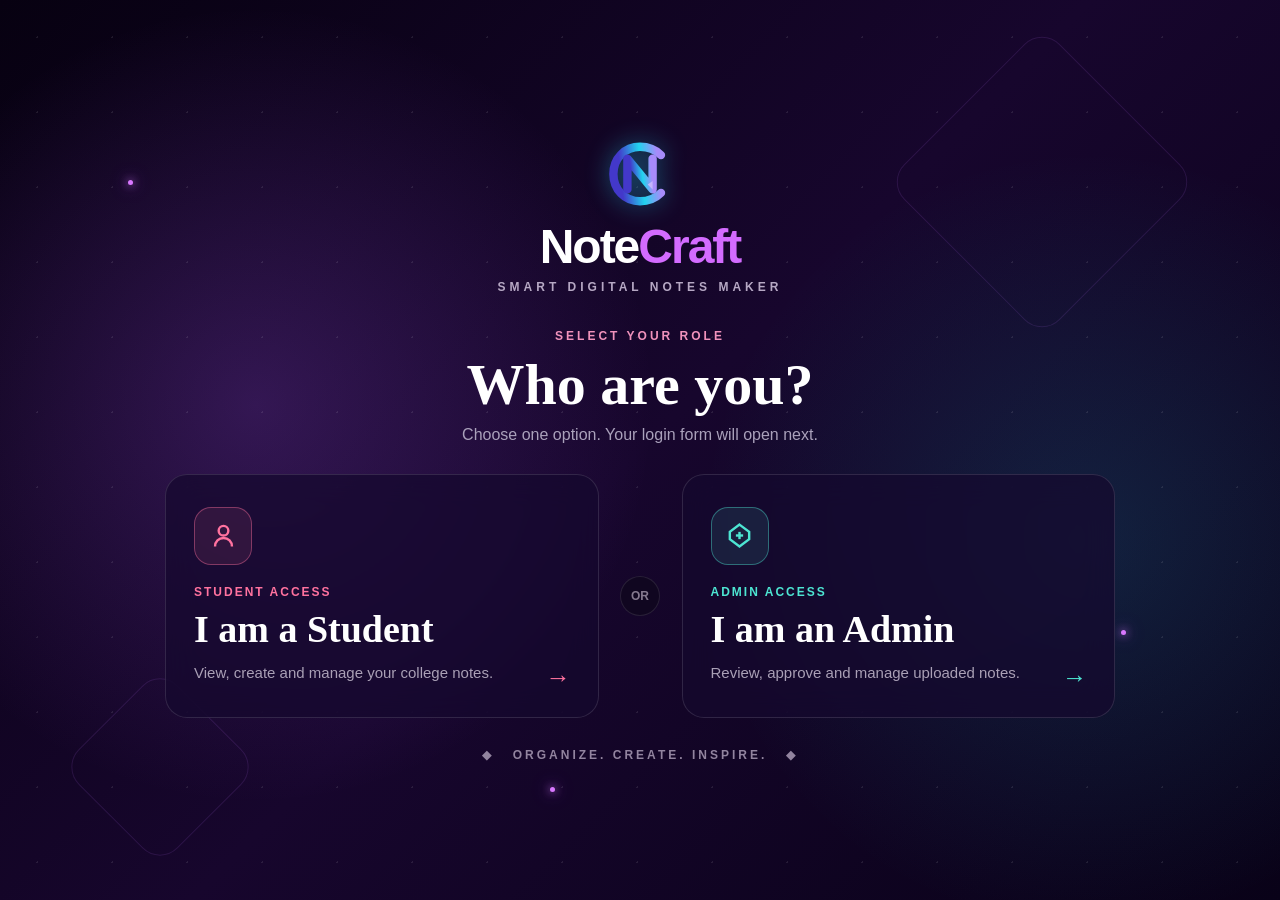
<file: index.html>
<!DOCTYPE html>
<html lang="en">

<head>
    <meta charset="UTF-8">

    <meta
        name="viewport"
        content="width=device-width, initial-scale=1.0"
    >

    <title>NoteCraft - Select Role</title>

    <link rel="stylesheet" href="role.css">
    <link rel="stylesheet" href="button-animation.css">
<script src="button-animation.js" defer></script>
</head>

<body>

    <div class="background">
        <span class="shape shape-one"></span>
        <span class="shape shape-two"></span>

        <span class="star star-one"></span>
        <span class="star star-two"></span>
        <span class="star star-three"></span>
    </div>

    <main class="role-page">

        <!-- Brand -->
        <header class="brand-section">

            <!-- Code-generated logo -->
            <svg
                class="brand-logo"
                viewBox="0 0 100 100"
                xmlns="http://www.w3.org/2000/svg"
                aria-label="NoteCraft logo"
            >
                <defs>
                    <linearGradient
                        id="brandGradient"
                        x1="10%"
                        y1="10%"
                        x2="90%"
                    >
                        <stop
                            offset="0%"
                            stop-color="#4338ca"
                        />

                        <stop
                            offset="55%"
                            stop-color="#22d3ee"
                        />

                        <stop
                            offset="100%"
                            stop-color="#a78bfa"
                        />
                    </linearGradient>
                </defs>

                <!-- Letter C -->
                <path
                    d="
                        M80 23
                        C72 15 62 11 50 11
                        C28 11 12 28 12 50
                        C12 72 28 89 50 89
                        C63 89 73 84 80 77
                    "
                    fill="none"
                    stroke="url(#brandGradient)"
                    stroke-width="12"
                    stroke-linecap="round"
                />

                <!-- Letter N -->
                <path
                    d="
                        M32 72
                        V28
                        L68 72
                        V28
                    "
                    fill="none"
                    stroke="url(#brandGradient)"
                    stroke-width="12"
                    stroke-linecap="round"
                    stroke-linejoin="round"
                />

                <path
                    d="M61 65 L68 72 L68 60 Z"
                    fill="#c4b5fd"
                />
            </svg>

            <h1>
                Note<span>Craft</span>
            </h1>

            <p class="tagline">
                SMART DIGITAL NOTES MAKER
            </p>

        </header>

        <!-- Role selection -->
        <section class="role-section">

            <p class="small-title">
                SELECT YOUR ROLE
            </p>

            <h2>Who are you?</h2>

            <p class="description">
                Choose one option. Your login form will open next.
            </p>

            <div class="role-grid">

                <!-- Student -->
                <button
                    class="role-card student-card"
                    type="button"
                    data-role="student"
                >

                    <span class="role-icon">

                        <svg viewBox="0 0 24 24">
                            <circle
                                cx="12"
                                cy="8"
                                r="4"
                            ></circle>

                            <path
                                d="M5 21c0-4 3-7 7-7s7 3 7 7"
                            ></path>
                        </svg>

                    </span>

                    <span class="role-label">
                        STUDENT ACCESS
                    </span>

                    <h3>I am a Student</h3>

                    <p>
                        View, create and manage your college notes.
                    </p>

                    <span class="arrow">→</span>

                </button>

                <div class="or-divider">
                    <span>OR</span>
                </div>

                <!-- Admin -->
                <button
                    class="role-card admin-card"
                    type="button"
                    data-role="admin"
                >

                    <span class="role-icon">

                        <svg viewBox="0 0 24 24">
                            <path
                                d="M12 3l8 6v6l-8 6-8-6V9z"
                            ></path>

                            <path d="M9 12h6"></path>
                            <path d="M12 9v6"></path>
                        </svg>

                    </span>

                    <span class="role-label">
                        ADMIN ACCESS
                    </span>

                    <h3>I am an Admin</h3>

                    <p>
                        Review, approve and manage uploaded notes.
                    </p>

                    <span class="arrow">→</span>

                </button>

            </div>

        </section>

        <footer>
            ◆ &nbsp; ORGANIZE. CREATE. INSPIRE. &nbsp; ◆
        </footer>

    </main>

    <script src="role.js"></script>

</body>
</html>
</file>
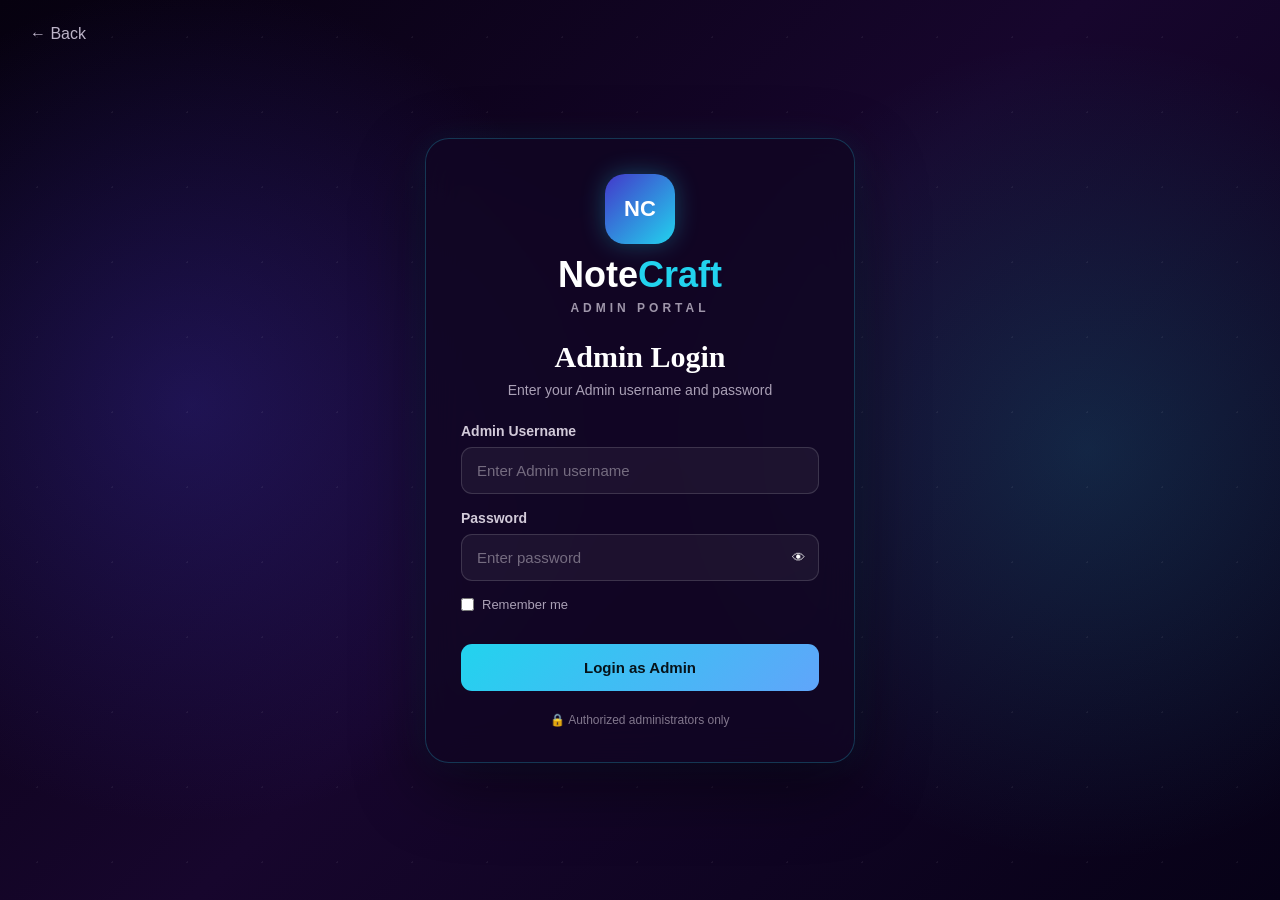
<file: admin-dashboard.html>
<!DOCTYPE html>
<html lang="en">
<head>
  <meta charset="UTF-8">
  <meta name="viewport" content="width=device-width, initial-scale=1">
  <title>NoteCraft — Admin workspace</title>
  <link rel="stylesheet" href="admin-dashboard.css">
  <script src="admin-dashboard.js" defer></script>
  <link rel="stylesheet" href="button-animation.css">
<script src="button-animation.js" defer></script>
</head>
<body>
  <aside class="sidebar">
    <a class="brand" href="#dashboard"><span class="logo">▤</span>Note<span>Craft</span></a>
    <p class="eyebrow">ADMIN WORKSPACE</p>
    <nav aria-label="Admin navigation">
      <a href="#dashboard">▦ <span>Dashboard</span></a>
      <a href="#upload">↥ <span>Upload notes</span></a>
      <a href="#review">◷ <span>Review notes</span></a>
      <a href="#manage">▱ <span>Manage notes</span></a>
    </nav>
    <div class="profile">
  <span class="avatar">AD</span>
  <div>
    <strong>Administrator</strong>
    <small>Administrator</small>
  </div>
</div>

<button type="button" id="adminLogoutBtn" class="logout-btn">
  <span aria-hidden="true">↪</span>
  Log out
</button>
  </aside>
  <main>
    <header><div>Workspace <span class="slash">/</span> <span id="breadcrumb">Dashboard</span></div><span class="badge">Admin preview</span></header>
    <div class="content">
      <p class="notice">Local demo · Notes and attachments stay in this browser. Student sharing requires backend integration.</p>
      <p id="message" role="status" hidden></p>
      <section id="dashboard" class="page">
        <div class="heading"><div><h1>Your teaching workspace.</h1><p>Organize knowledge. Help students move forward.</p></div><a class="primary" href="#upload">＋ Upload notes</a></div>
        <div class="banner"><div><p class="eyebrow">MAKE LEARNING EASIER</p><h2>A home for every study resource.</h2><p>Upload material, review it, and keep your notes organized.</p></div><a class="secondary" href="#review">Review notes →</a></div>
        <div id="stats" class="stats"></div>
        <div class="heading"><h2>Recent notes</h2><a href="#manage">View all →</a></div><div id="recent" class="cards"></div>
      </section>
      <section id="upload" class="page" hidden>
        <div class="heading"><div><h1>Upload study notes</h1><p>Add material and submit it for review.</p></div></div>
        <form id="noteForm" class="panel">
          <label>Note title<input name="title" maxlength="150" placeholder="e.g. Linked lists — revision notes" required></label>
          <div class="form-grid"><label>Subject<input name="subject" list="subjects" maxlength="100" placeholder="e.g. Data Structures" required><datalist id="subjects"><option>Data Structures</option><option>DBMS</option><option>Software Engineering</option><option>Mathematics</option><option>Computer Networks</option></datalist></label><label>Unit / topic <span class="muted">(optional)</span><input name="unit" maxlength="100" placeholder="e.g. Unit 2"></label></div>
          <div class="form-grid"><label>Class<select name="year" id="year"><option value="1">Year 1</option><option value="2">Year 2</option><option value="3">Year 3</option><option value="4">Year 4</option></select></label><label>Semester<select name="semester" id="semester"></select></label></div>
          <label>Description / note content<textarea name="content" rows="7" maxlength="100000" placeholder="Write definitions, examples and the points you want to remember..." required></textarea></label>
          <label class="attachment">Attach study material <span class="muted">(optional)</span><input name="attachment" type="file" accept=".pdf,.txt,.png,.jpg,.jpeg,.docx,.pptx"><small>PDF, text, images, Word or PowerPoint · Up to 10 MB</small></label>
          <div class="actions"><button class="primary" type="submit">Submit for review →</button><button type="reset" class="secondary">Clear form</button></div>
        </form>
      </section>
      <section id="listing" class="page" hidden>
        <div class="heading"><div><h1 id="listTitle">Manage shared notes</h1><p id="listSubtitle">Organize material and review its status.</p></div><a class="primary" href="#upload">＋ Upload notes</a></div>
        <div id="tabs" class="tabs" aria-label="Filter by status"></div>
        <div class="filters"><input id="search" type="search" aria-label="Search notes" placeholder="Search title, topic or content..."><select id="filterYear" aria-label="Filter class"><option value="">All classes</option><option value="1">Year 1</option><option value="2">Year 2</option><option value="3">Year 3</option><option value="4">Year 4</option></select><select id="filterSemester" aria-label="Filter semester"><option value="">All semesters</option></select><select id="filterSubject" aria-label="Filter subject"><option value="">All subjects</option></select><button id="resetFilters" class="secondary">Reset</button></div>
        <p id="resultCount" class="muted"></p><div id="notes" class="cards"></div>
      </section>
    </div>
  </main>
  <dialog id="detail"><button id="closeDetail" class="secondary close" aria-label="Close note">✕</button><h2 id="detailTitle"></h2><p id="detailMeta" class="muted"></p><p id="detailContent"></p><button id="download" class="primary" hidden>Download attachment</button></dialog>
<!-- Logout confirmation popup -->
<dialog
    id="logoutDialog"
    aria-labelledby="logoutTitle"
    aria-describedby="logoutDescription"
>
    <h2 id="logoutTitle">Log out?</h2>

    <p id="logoutDescription">
        Kya aap logout karna chahte hain?
    </p>

    <div class="logout-dialog-actions">
        <button
            type="button"
            id="cancelLogout"
            autofocus
        >
            No, stay here
        </button>

        <button
            type="button"
            id="confirmLogout"
        >
            Yes, log out
        </button>
    </div>
</dialog>

<link rel="stylesheet" href="logout-popup.css">
<script src="logout-popup.js" defer></script>
</body>
</html>
</file>
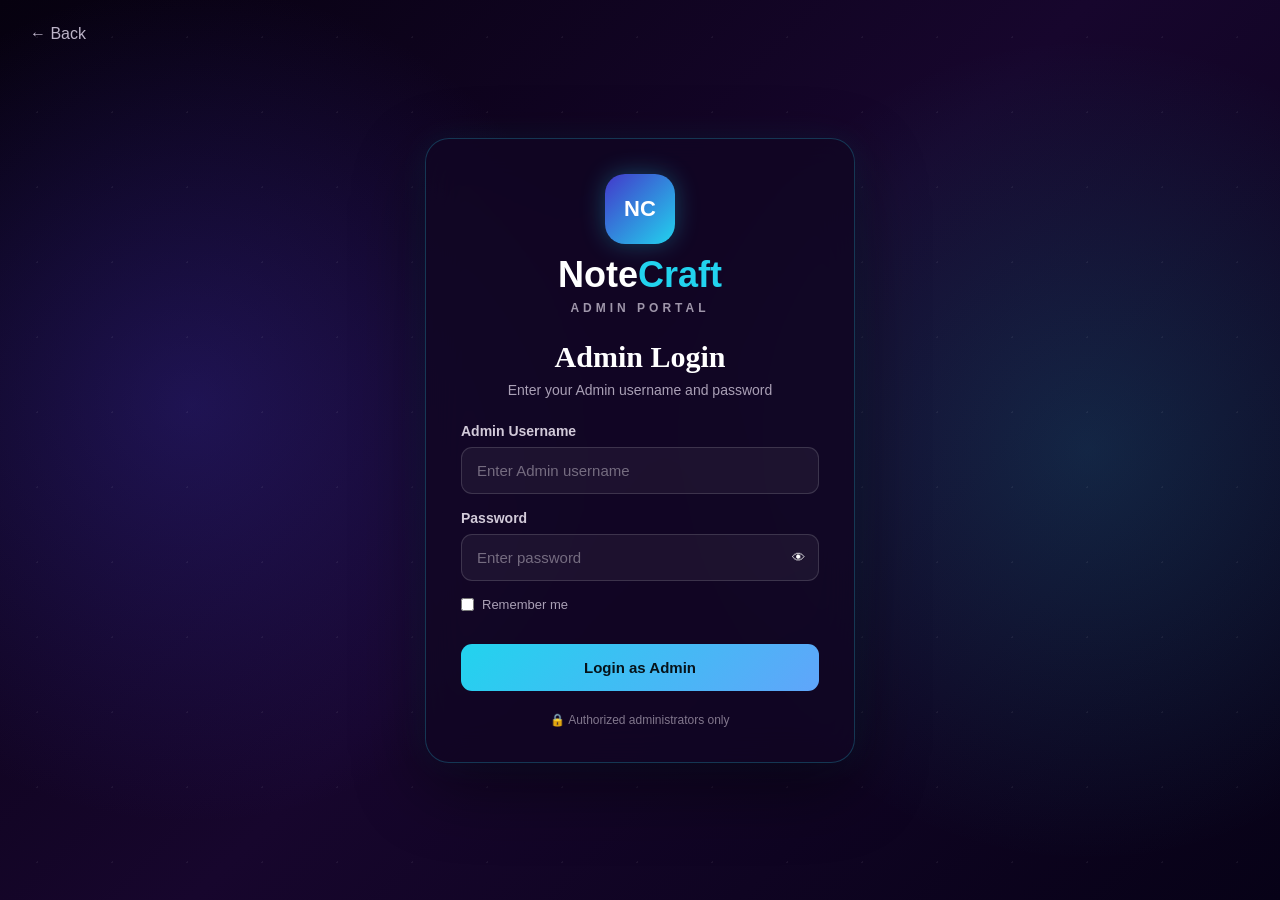
<file: admin-login.html>
<!DOCTYPE html>
<html lang="en">

<head>
    <meta charset="UTF-8">

    <meta
        name="viewport"
        content="width=device-width, initial-scale=1.0"
    >

    <title>NoteCraft - Admin Login</title>

    <link rel="stylesheet" href="admin-login.css">
    <link rel="stylesheet" href="button-animation.css">
<script src="button-animation.js" defer></script>
</head>

<body>

    <main class="admin-login-page">

        <a class="back-button" href="index.html">
            ← Back
        </a>

        <section class="login-card">

            <div class="logo">NC</div>

            <h1>
                Note<span>Craft</span>
            </h1>

            <p class="portal-name">
                ADMIN PORTAL
            </p>

            <h2>Admin Login</h2>

            <p class="welcome-text">
                Enter your Admin username and password
            </p>

            <form id="adminLoginForm">

                <label for="adminUsername">
                    Admin Username
                </label>

                <input
                    type="text"
                    id="adminUsername"
                    placeholder="Enter Admin username"
                    required
                >

                <label for="adminPassword">
                    Password
                </label>

                <div class="password-box">

                    <input
                        type="password"
                        id="adminPassword"
                        placeholder="Enter password"
                        required
                    >

                    <button
                        type="button"
                        id="showPassword"
                    >
                        👁
                    </button>

                </div>

                <label class="remember">
                    <input type="checkbox">
                    Remember me
                </label>

                <p id="errorMessage"></p>

                <button
                    class="login-button"
                    type="submit"
                >
                    Login as Admin
                </button>

            </form>

            <p class="security-text">
                🔒 Authorized administrators only
            </p>

        </section>

    </main>

    <script src="admin-login.js"></script>

</body>
</html>
</file>
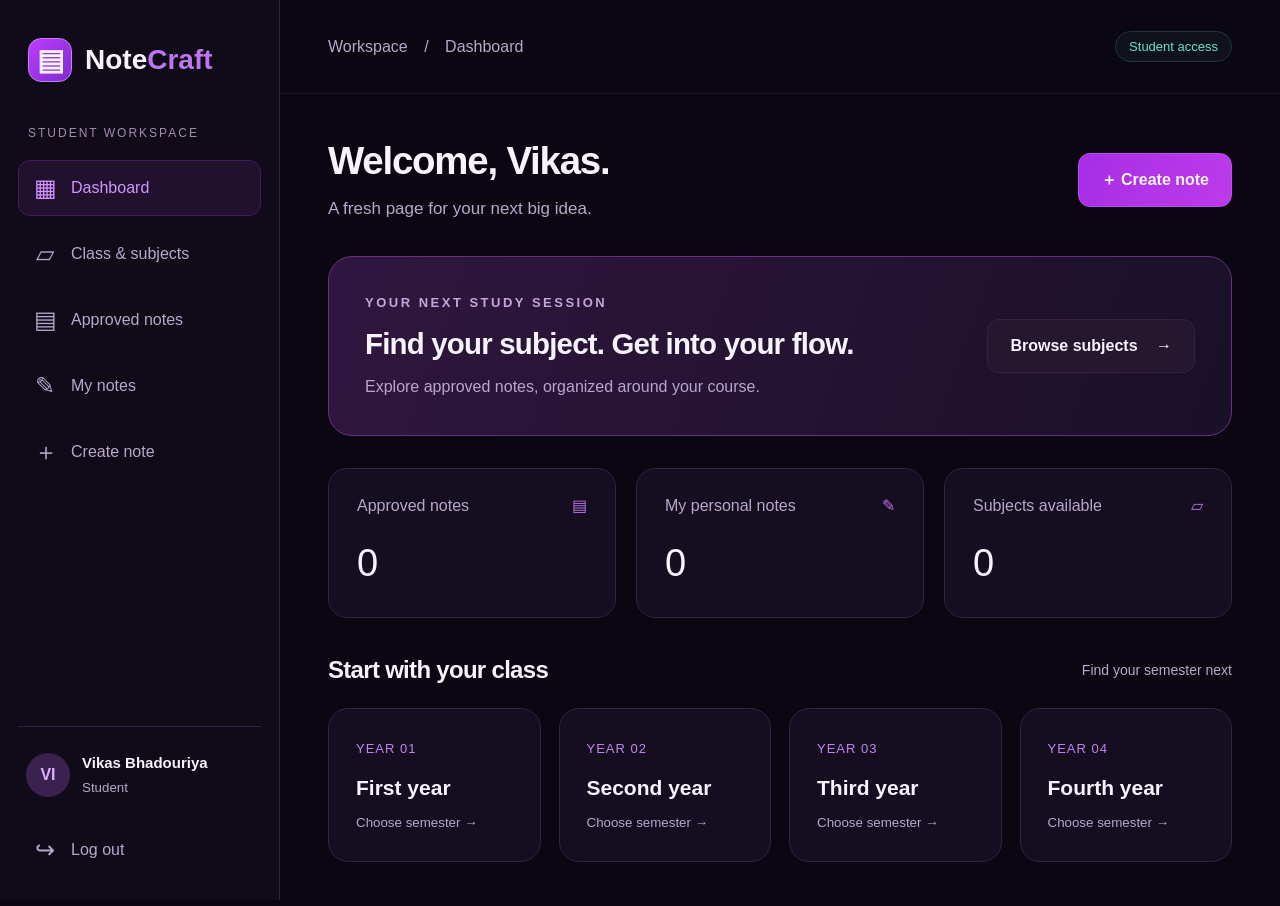
<file: dashboard.html>
<!DOCTYPE html>
<html lang="en">
<head>
  <meta charset="UTF-8">
  <meta name="viewport" content="width=device-width, initial-scale=1.0">
  <title>NoteCraft | Student Dashboard</title>
  <link rel="stylesheet" href="dashboard.css">
  <script src="dashboard.js" defer></script>
  <link rel="stylesheet" href="button-animation.css">
<script src="button-animation.js" defer></script>
</head>
<body>
  <div class="app">
    <aside class="sidebar">
      <a class="brand" href="#dashboard">
        <span class="brand-icon">▤</span>
        <span>Note<span class="accent">Craft</span></span>
      </a>

      <p class="workspace-label">STUDENT WORKSPACE</p>

      <nav aria-label="Main navigation">
        <button class="nav-item active" data-page="dashboard">
          <span class="nav-icon">▦</span> Dashboard
        </button>

        <button class="nav-item" data-page="subjects">
          <span class="nav-icon">▱</span> Class &amp; subjects
        </button>

        <button class="nav-item" data-page="approved">
          <span class="nav-icon">▤</span> Approved notes
        </button>

        <button class="nav-item" data-page="personal">
          <span class="nav-icon">✎</span> My notes
        </button>

        <button class="nav-item" data-create>
          <span class="nav-icon">＋</span> Create note
        </button>
      </nav>

      <div class="sidebar-bottom">
        <div class="profile">
          <div class="avatar">VI</div>
          <div>
            <strong>Vikas Bhadouriya</strong>
            <small>Student</small>
          </div>
        </div>

        <button class="nav-item" id="logoutBtn">
          <span class="nav-icon">↪</span> Log out
        </button>
      </div>
    </aside>

    <main class="main">
      <header class="topbar">
        <p>Workspace <span>/</span> <span id="breadcrumb">Dashboard</span></p>
        <span class="access-badge">Student access</span>
      </header>

      <div class="content">
        <section id="dashboardPage">
          <div class="welcome">
            <div>
              <h1>Welcome, Vikas.</h1>
              <p>A fresh page for your next big idea.</p>
            </div>
            <button class="primary-btn" data-create>＋ Create note</button>
          </div>

          <section class="study-banner">
            <div>
              <p class="eyebrow">YOUR NEXT STUDY SESSION</p>
              <h2>Find your subject. Get into your flow.</h2>
              <p>Explore approved notes, organized around your course.</p>
            </div>
            <button class="secondary-btn" data-page="subjects">
              Browse subjects <span>→</span>
            </button>
          </section>

          <section class="stats" aria-label="Dashboard statistics">
            <article class="stat-card">
              <div><span>Approved notes</span><span class="accent">▤</span></div>
              <strong>0</strong>
            </article>
            <article class="stat-card">
              <div><span>My personal notes</span><span class="accent">✎</span></div>
              <strong id="personalCount">0</strong>
            </article>
            <article class="stat-card">
              <div><span>Subjects available</span><span class="accent">▱</span></div>
              <strong>0</strong>
            </article>
          </section>

          <div class="section-heading">
            <h2>Start with your class</h2>
            <p>Find your semester next</p>
          </div>

          <div class="year-grid" id="dashboardYears"></div>
        </section>

        <section id="subjectsPage" hidden>
          <div class="page-heading">
            <p class="eyebrow">YOUR COURSE</p>
            <h1>Class &amp; subjects</h1>
            <p>Select your year, then choose your semester.</p>
          </div>

          <div class="year-grid" id="subjectYears"></div>

          <section class="selection-panel" id="semesterPanel" hidden>
            <h2 id="semesterTitle">Choose your semester</h2>
            <div class="semester-grid" id="semesterGrid"></div>
          </section>

          <section class="selection-panel" id="subjectPanel" hidden>
  <h2 id="subjectTitle">Choose your subject</h2>

  <div class="notes-toolbar">
    <label for="subjectSelect">Subject</label>

    <select id="subjectSelect" disabled>
      <option value="">Select a subject</option>
    </select>
  </div>
</section>

<div class="empty-state" id="subjectEmpty" hidden>
  <span class="empty-icon">▱</span>
  <h2 id="subjectHeading">No subjects available</h2>
  <p id="subjectMessage"></p>
</div>
        </section>

        <section id="approvedPage" hidden>
          <div class="page-heading">
            <p class="eyebrow">STUDY MATERIAL</p>
            <h1>Approved notes</h1>
            <p>Access notes approved by your administrator.</p>
          </div>

          <div class="empty-state">
            <span class="empty-icon">▤</span>
            <h2>No approved notes available</h2>
            <p>This interface is not connected to the admin notes database yet.</p>
          </div>
        </section>

        <section id="personalPage" hidden>
          <div class="welcome">
            <div>
              <h1>My notes</h1>
              <p>Create, edit, and organize your personal notes.</p>
            </div>
            <button class="primary-btn" data-create>＋ Create note</button>
          </div>

          <div class="notes-toolbar">
            <input
              id="searchInput"
              type="search"
              placeholder="Search your notes..."
              aria-label="Search your notes"
            >
            <select id="sortSelect" aria-label="Sort notes">
              <option value="newest">Newest first</option>
              <option value="oldest">Oldest first</option>
            </select>
          </div>

          <p class="storage-hint">Personal notes are saved in this browser.</p>

          <div class="notes-grid" id="notesGrid"></div>

          <div class="empty-state" id="notesEmpty">
            <span class="empty-icon">✎</span>
            <h2 id="emptyTitle">No personal notes yet</h2>
            <p>Create a note to get started.</p>
            <button class="primary-btn" data-create>＋ Create note</button>
          </div>
        </section>

        <p id="status" class="status" role="status" hidden></p>
      </div>
    </main>
  </div>

  <dialog id="editorDialog">
    <form id="noteForm">
      <div class="editor-header">
        <h2 id="editorTitle">Create note</h2>
        <button type="button" class="icon-btn" id="closeEditor" aria-label="Close">
          ×
        </button>
      </div>

      <label for="noteTitle">Title</label>
      <input
        id="noteTitle"
        placeholder="Enter note title"
        maxlength="150"
        required
      >

      <label for="noteContent">Your note</label>
      <textarea id="noteContent" placeholder="Start writing..."></textarea>

      <p id="editorError" class="error" role="alert" hidden></p>

      <div class="editor-footer">
        <span id="wordCount">0 words</span>
        <div>
          <button type="button" class="secondary-btn" id="cancelEditor">
            Cancel
          </button>
          <button type="submit" class="primary-btn">Save note</button>
        </div>
      </div>
    </form>
  </dialog>
  <!-- Logout confirmation popup -->
<dialog
    id="logoutDialog"
    aria-labelledby="logoutTitle"
    aria-describedby="logoutDescription"
>
    <h2 id="logoutTitle">Log out?</h2>

    <p id="logoutDescription">
        Kya aap logout karna chahte hain?
    </p>

    <div class="logout-dialog-actions">
        <button
            type="button"
            id="cancelLogout"
            autofocus
        >
            No, stay here
        </button>

        <button
            type="button"
            id="confirmLogout"
        >
            Yes, log out
        </button>
    </div>
</dialog>

<link rel="stylesheet" href="logout-popup.css">
<script src="logout-popup.js" defer></script>
</body>
</html>
</file>
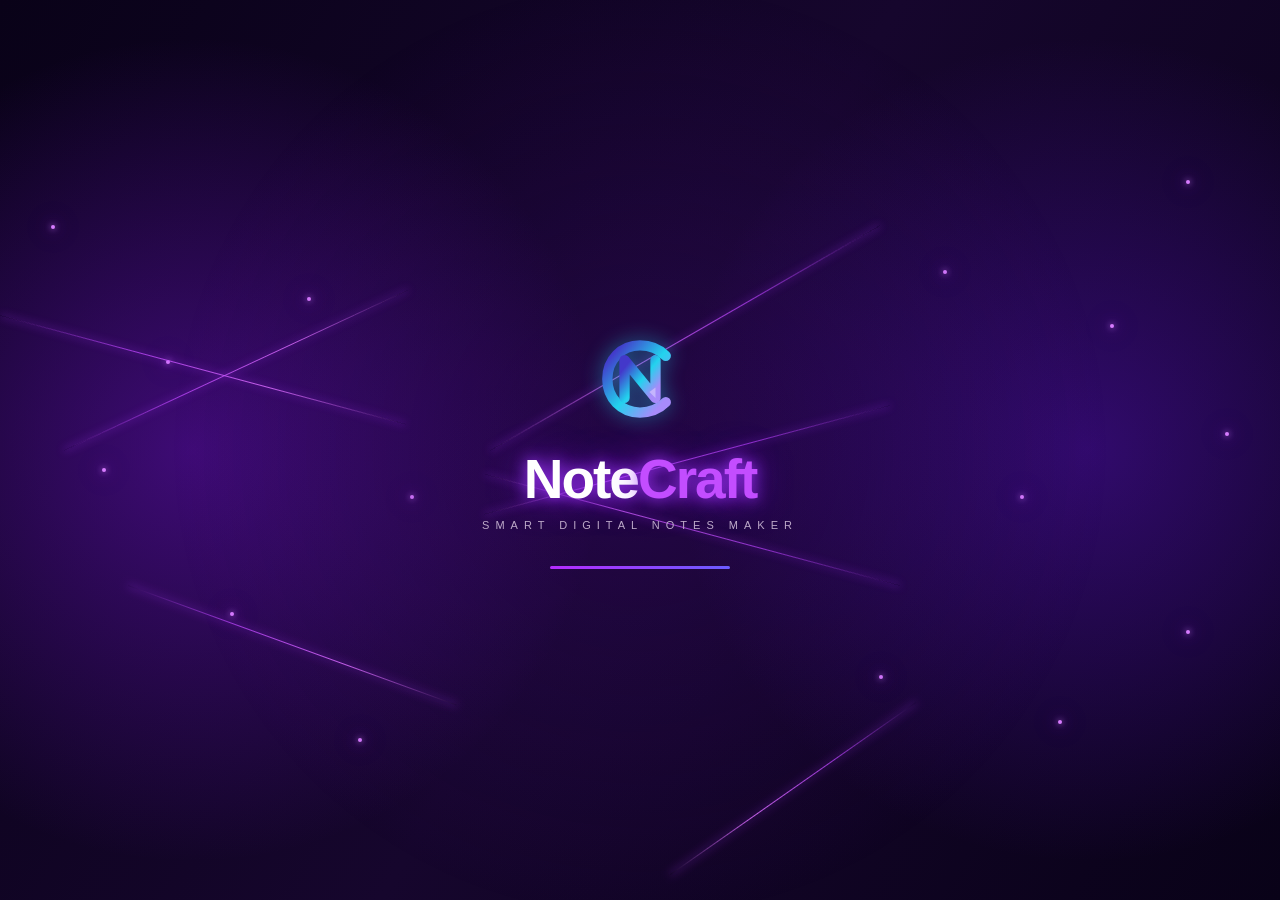
<file: login.html>
<!DOCTYPE html>
<html lang="en">

<head>
    <meta charset="UTF-8">
    <meta name="viewport" content="width=device-width, initial-scale=1.0">

    <title>NoteCraft - Login</title>

    <link rel="stylesheet" href="style.css">
    <link rel="stylesheet" href="button-animation.css">
<script src="button-animation.js" defer></script>
</head>

<body>

    <!-- ================= BACKGROUND ================= -->

    <div class="background">

        <!-- Glowing Stars -->
        <span class="star s1"></span>
        <span class="star s2"></span>
        <span class="star s3"></span>
        <span class="star s4"></span>
        <span class="star s5"></span>
        <span class="star s6"></span>
        <span class="star s7"></span>
        <span class="star s8"></span>
        <span class="star s9"></span>
        <span class="star s10"></span>
        <span class="star s11"></span>
        <span class="star s12"></span>
        <span class="star s13"></span>
        <span class="star s14"></span>
        <span class="star s15"></span>

        <!-- Network Lines -->
        <div class="network-line l1"></div>
        <div class="network-line l2"></div>
        <div class="network-line l3"></div>
        <div class="network-line l4"></div>
        <div class="network-line l5"></div>
        <div class="network-line l6"></div>
        <div class="network-line l7"></div>

    </div>


    <!-- ================= SPLASH SCREEN ================= -->

    <section class="splash-screen" id="splashScreen">

        <div class="splash-logo">

    <svg
        class="notecraft-code-logo"
        viewBox="0 0 100 100"
        xmlns="http://www.w3.org/2000/svg"
        role="img"
        aria-label="NoteCraft NC logo"
    >

        <defs>
            <linearGradient
                id="splashLogoGradient"
                x1="10%"
                y1="10%"
                x2="90%"
                y2="90%"
            >
                <stop offset="0%" stop-color="#4338ca"/>
                <stop offset="55%" stop-color="#22d3ee"/>
                <stop offset="100%" stop-color="#a78bfa"/>
            </linearGradient>
        </defs>

        <!-- Letter C -->
        <path
            d="
                M80 23
                C72 15 62 11 50 11
                C28 11 12 28 12 50
                C12 72 28 89 50 89
                C63 89 73 84 80 77
            "
            fill="none"
            stroke="url(#splashLogoGradient)"
            stroke-width="12"
            stroke-linecap="round"
        />

        <!-- Letter N -->
        <path
            d="
                M32 72
                V28
                L68 72
                V28
            "
            fill="none"
            stroke="url(#splashLogoGradient)"
            stroke-width="12"
            stroke-linecap="round"
            stroke-linejoin="round"
        />

        <!-- Folded-page detail -->
        <path
            d="M61 65 L68 72 L68 60 Z"
            fill="#c4b5fd"
        />

    </svg>

</div>

        <h1>
            Note<span>Craft</span>
        </h1>

        <p>SMART DIGITAL NOTES MAKER</p>

        <div class="loading-line">
            <div></div>
        </div>

    </section>


    <!-- ================= LOGIN PAGE ================= -->

    <main class="login-container" id="loginPage">

        <div class="login-card">

            <!-- Logo -->
            <div class="logo-box">

    <svg
        class="notecraft-code-logo"
        viewBox="0 0 100 100"
        xmlns="http://www.w3.org/2000/svg"
        role="img"
        aria-label="NoteCraft NC logo"
    >

        <defs>
            <linearGradient
                id="loginLogoGradient"
                x1="10%"
                y1="10%"
                x2="90%"
                y2="90%"
            >
                <stop offset="0%" stop-color="#4338ca"/>
                <stop offset="55%" stop-color="#22d3ee"/>
                <stop offset="100%" stop-color="#a78bfa"/>
            </linearGradient>
        </defs>

        <!-- Letter C -->
        <path
            d="
                M80 23
                C72 15 62 11 50 11
                C28 11 12 28 12 50
                C12 72 28 89 50 89
                C63 89 73 84 80 77
            "
            fill="none"
            stroke="url(#loginLogoGradient)"
            stroke-width="12"
            stroke-linecap="round"
        />

        <!-- Letter N -->
        <path
            d="
                M32 72
                V28
                L68 72
                V28
            "
            fill="none"
            stroke="url(#loginLogoGradient)"
            stroke-width="12"
            stroke-linecap="round"
            stroke-linejoin="round"
        />

        <!-- Folded-page detail -->
        <path
            d="M61 65 L68 72 L68 60 Z"
            fill="#c4b5fd"
        />

    </svg>

</div>

            <h1 class="brand">
                Note<span>Craft</span>
            </h1>

            <p class="tagline">
                SMART DIGITAL NOTES MAKER
            </p>


            <!-- Divider -->
            <div class="divider">
                <span></span>
                <i></i>
                <span></span>
            </div>


            <!-- Welcome -->
            <h2>Welcome Back!</h2>

            <p class="welcome-text">
                Login to continue your notes journey
            </p>


            <!-- Email -->
            <div class="input-box">

                <span class="input-icon">♙</span>

                <input
                    type="email"
                    id="email"
                    placeholder="Email or Username"
                    autocomplete="off"
                >

            </div>


            <!-- Password -->
            <div class="input-box">

                <span class="input-icon">🔒</span>

                <input
                    type="password"
                    id="password"
                    placeholder="Password"
                    autocomplete="current-password"
                >

                <button
                    type="button"
                    class="eye-button"
                    id="eyeButton"
                >
                    👁
                </button>

            </div>


            <!-- Remember + Forgot -->
            <div class="options">

                <label class="remember">

                    <input
                        type="checkbox"
                        id="remember"
                    >

                    <span>Remember Me</span>

                </label>

                <a href="#" id="forgotPassword">
                    Forgot Password?
                </a>

            </div>


            <!-- Login Button -->
            <button
                class="login-button"
                id="loginButton"
            >

                <span>Login</span>

                <strong>→</strong>

            </button>


            <!-- OR -->
            <div class="or-divider">

                <span></span>

                <p>OR</p>

                <span></span>

            </div>


            <!-- Register -->
            <button
    type="button"
    class="register-button"
    id="registerButton"
    onclick="window.location.href='register.html'"
>
    <span class="register-icon">
        ♙+
    </span>

    Create New Account
</button>

            <!-- Bottom Text -->
            <p class="bottom-text">
                ✨ &nbsp; Organize. Create. Inspire.
            </p>

        </div>

    </main>


    <script src="script.js"></script>

</body>

</html>
</file>
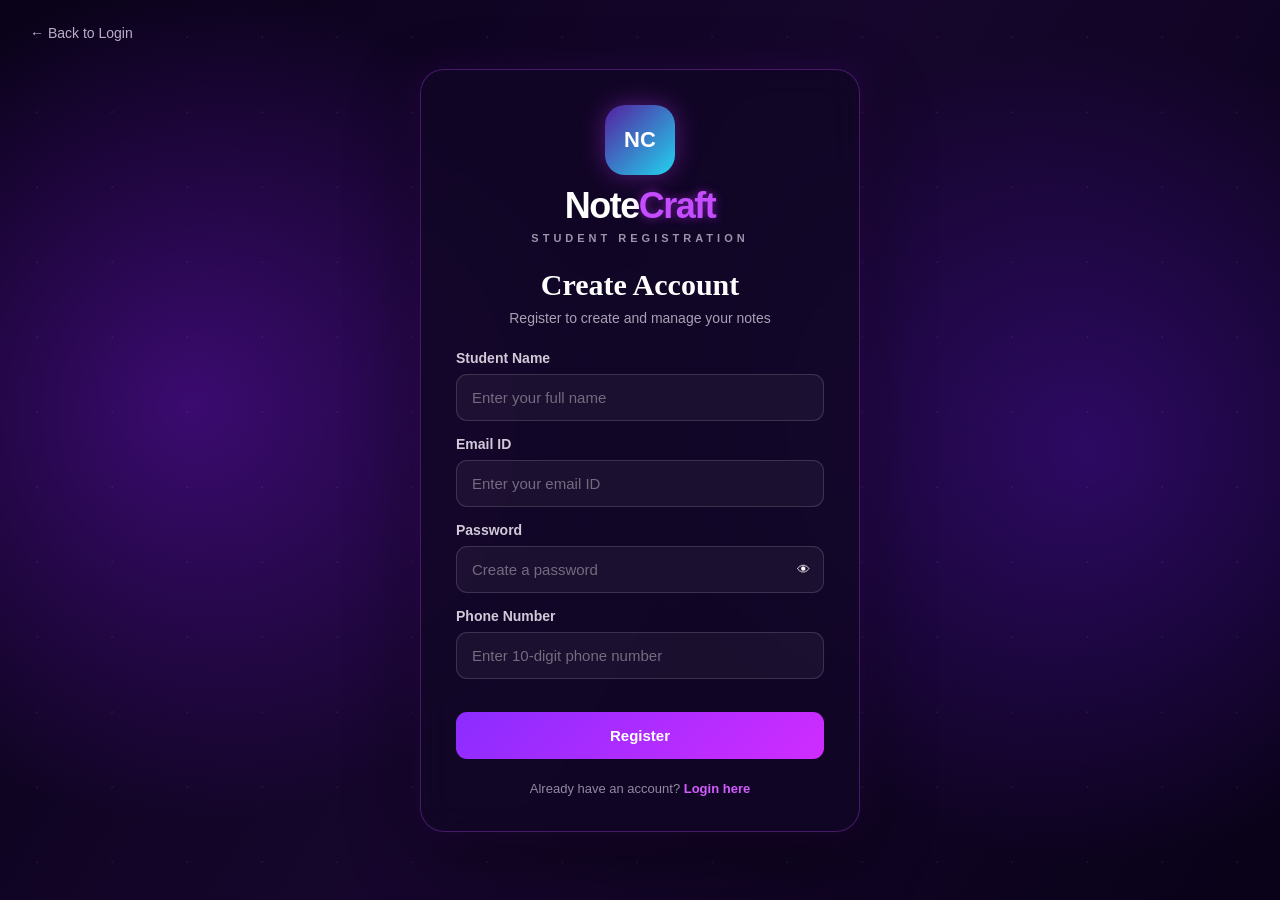
<file: register.html>
<!DOCTYPE html>
<html lang="en">

<head>
    <meta charset="UTF-8">

    <meta
        name="viewport"
        content="width=device-width, initial-scale=1.0"
    >

    <title>NoteCraft - Student Registration</title>

    <link rel="stylesheet" href="register.css">
    <link rel="stylesheet" href="button-animation.css">
<script src="button-animation.js" defer></script>
</head>

<body>

    <main class="register-page">

        <a class="back-button" href="login.html">
            ← Back to Login
        </a>

        <section class="register-card">

            <div class="logo">NC</div>

            <h1>
                Note<span>Craft</span>
            </h1>

            <p class="page-name">
                STUDENT REGISTRATION
            </p>

            <h2>Create Account</h2>

            <p class="welcome-text">
                Register to create and manage your notes
            </p>

            <form id="registerForm">

                <!-- Student name -->
                <label for="studentName">
                    Student Name
                </label>

                <input
                    type="text"
                    id="studentName"
                    placeholder="Enter your full name"
                    autocomplete="name"
                    required
                >

                <!-- Email -->
                <label for="studentEmail">
                    Email ID
                </label>

                <input
                    type="email"
                    id="studentEmail"
                    placeholder="Enter your email ID"
                    autocomplete="email"
                    required
                >

                <!-- Password -->
                <label for="studentPassword">
                    Password
                </label>

                <div class="password-box">

                    <input
                        type="password"
                        id="studentPassword"
                        placeholder="Create a password"
                        autocomplete="new-password"
                        required
                    >

                    <button
                        type="button"
                        id="showPassword"
                        aria-label="Show password"
                    >
                        👁
                    </button>

                </div>

                <!-- Phone -->
                <label for="studentPhone">
                    Phone Number
                </label>

                <input
                    type="tel"
                    id="studentPhone"
                    placeholder="Enter 10-digit phone number"
                    autocomplete="tel"
                    maxlength="10"
                    required
                >

                <!-- Error or success message -->
                <p id="formMessage"></p>

                <button
                    class="register-button"
                    type="submit"
                >
                    Register
                </button>

            </form>

            <p class="login-link">
                Already have an account?

                <a href="login.html">
                    Login here
                </a>
            </p>

        </section>

    </main>

    <script src="register.js"></script>

</body>
</html>
</file>
<file: role.css>
* {
    margin: 0;
    padding: 0;
    box-sizing: border-box;
}

:root {
    --text: #ffffff;
    --muted: #aaa1bb;
    --student: #ff729f;
    --admin: #4de5d2;
}

body {
    min-height: 100vh;

    font-family: Arial, Helvetica, sans-serif;

    color: var(--text);

    background:
        radial-gradient(
            circle at 20% 45%,
            rgba(168, 85, 247, 0.23),
            transparent 35%
        ),
        radial-gradient(
            circle at 85% 60%,
            rgba(34, 211, 238, 0.14),
            transparent 32%
        ),
        linear-gradient(
            135deg,
            #070111,
            #17062d,
            #090218
        );

    overflow-x: hidden;
}

button {
    font: inherit;
}


/* Background */

.background {
    position: fixed;
    inset: 0;

    overflow: hidden;
    pointer-events: none;
}

.background::before {
    content: "";

    position: absolute;
    inset: 0;

    background-image:
        radial-gradient(
            circle,
            rgba(255, 255, 255, 0.8) 1px,
            transparent 1px
        );

    background-size: 75px 75px;

    opacity: 0.12;
}

.shape {
    position: absolute;

    width: 220px;
    height: 220px;

    border: 1px solid rgba(190, 120, 255, 0.13);
    border-radius: 25px;

    transform: rotate(45deg);
}

.shape-one {
    top: 8%;
    right: 10%;
}

.shape-two {
    width: 140px;
    height: 140px;

    bottom: 7%;
    left: 7%;
}

.star {
    position: absolute;

    width: 5px;
    height: 5px;

    border-radius: 50%;

    background: #d978ff;

    box-shadow:
        0 0 8px #d978ff,
        0 0 18px #a855f7;
}

.star-one {
    top: 20%;
    left: 10%;
}

.star-two {
    top: 70%;
    right: 12%;
}

.star-three {
    bottom: 12%;
    left: 43%;
}


/* Main page */

.role-page {
    position: relative;
    z-index: 1;

    min-height: 100vh;

    display: flex;
    flex-direction: column;
    justify-content: center;
    align-items: center;

    padding: 35px 20px;
}


/* Brand */

.brand-section {
    margin-bottom: 35px;
    text-align: center;
}

.brand-logo {
    display: block;

    width: 70px;
    height: 70px;

    margin: 0 auto 10px;

    filter:
        drop-shadow(
            0 0 12px
            rgba(34, 211, 238, 0.4)
        );
}

.brand-section h1 {
    font-size: clamp(34px, 5vw, 48px);
    letter-spacing: -2px;
}

.brand-section h1 span {
    color: #d36bff;
}

.tagline {
    margin-top: 6px;

    color: #b6a8c4;

    font-size: 12px;
    font-weight: bold;

    letter-spacing: 4px;
}


/* Role section */

.role-section {
    width: min(950px, 100%);
    text-align: center;
}

.small-title {
    color: #f092bc;

    font-size: 12px;
    font-weight: bold;

    letter-spacing: 3px;
}

.role-section h2 {
    margin-top: 8px;

    font-family: Georgia, "Times New Roman", serif;

    font-size: clamp(40px, 6vw, 58px);
}

.description {
    margin-top: 8px;

    color: var(--muted);
    font-size: 16px;
}


/* Cards */

.role-grid {
    margin-top: 30px;

    display: grid;
    grid-template-columns:
        minmax(0, 1fr)
        55px
        minmax(0, 1fr);

    align-items: center;
    gap: 14px;
}

.role-card {
    position: relative;

    min-height: 225px;

    padding: 32px 28px;

    color: white;
    text-align: left;

    background: rgba(22, 9, 46, 0.72);

    border: 1px solid rgba(255, 255, 255, 0.12);
    border-radius: 22px;

    backdrop-filter: blur(15px);

    cursor: pointer;

    transition:
        transform 0.25s ease,
        border-color 0.25s ease,
        box-shadow 0.25s ease;
}

.role-card:hover {
    transform: translateY(-7px);
}

.student-card:hover {
    border-color: rgba(255, 114, 159, 0.7);

    box-shadow:
        0 18px 45px
        rgba(255, 70, 140, 0.16);
}

.admin-card:hover {
    border-color: rgba(77, 229, 210, 0.7);

    box-shadow:
        0 18px 45px
        rgba(77, 229, 210, 0.14);
}

.role-icon {
    width: 58px;
    height: 58px;

    display: grid;
    place-items: center;

    margin-bottom: 20px;

    border-radius: 17px;
}

.role-icon svg {
    width: 29px;
    height: 29px;

    fill: none;
    stroke: currentColor;
    stroke-width: 2;
}

.student-card .role-icon {
    color: var(--student);

    background: rgba(255, 114, 159, 0.1);
    border: 1px solid rgba(255, 114, 159, 0.4);
}

.admin-card .role-icon {
    color: var(--admin);

    background: rgba(77, 229, 210, 0.1);
    border: 1px solid rgba(77, 229, 210, 0.4);
}

.role-label {
    display: block;

    margin-bottom: 8px;

    font-size: 12px;
    font-weight: bold;

    letter-spacing: 2px;
}

.student-card .role-label {
    color: var(--student);
}

.admin-card .role-label {
    color: var(--admin);
}

.role-card h3 {
    margin-bottom: 10px;

    font-family: Georgia, "Times New Roman", serif;

    font-size: clamp(28px, 4vw, 38px);
}

.role-card p {
    color: #aaa0b6;

    font-size: 15px;
    line-height: 1.6;
}

.arrow {
    position: absolute;

    right: 27px;
    bottom: 25px;

    font-size: 25px;

    transition: transform 0.25s ease;
}

.student-card .arrow {
    color: var(--student);
}

.admin-card .arrow {
    color: var(--admin);
}

.role-card:hover .arrow {
    transform: translateX(7px);
}


/* OR circle */

.or-divider {
    display: flex;
    justify-content: center;
}

.or-divider span {
    width: 40px;
    height: 40px;

    display: grid;
    place-items: center;

    color: #85798f;
    background: #100620;

    border: 1px solid rgba(255, 255, 255, 0.1);
    border-radius: 50%;

    font-size: 12px;
    font-weight: bold;
}


/* Footer */

footer {
    margin-top: 30px;

    color: #92849f;

    font-size: 12px;
    font-weight: bold;

    letter-spacing: 3px;
}


/* Closing animation */

body.page-exit .role-page {
    opacity: 0;
    transform: scale(0.97);

    transition:
        opacity 0.28s ease,
        transform 0.28s ease;
}


/* Mobile */

@media (max-width: 720px) {
    .role-page {
        justify-content: flex-start;
        padding-top: 35px;
    }

    .brand-section {
        margin-bottom: 28px;
    }

    .role-grid {
        grid-template-columns: 1fr;
    }

    .or-divider {
        height: 42px;
        align-items: center;
    }

    .role-card {
        min-height: 210px;
    }

    footer {
        text-align: center;
        line-height: 1.8;
    }
}
</file>
<file: button-animation.css>
/* Common button animation */
@keyframes notecraft-glow-focus {
    0% {
        transform: scale(0.96);
        box-shadow: 0 0 0 0 rgba(195, 83, 255, 0.6);
    }

    40% {
        transform: scale(1.025);
        box-shadow: 0 0 0 7px rgba(195, 83, 255, 0.2);
    }

    100% {
        transform: scale(1);
        box-shadow: 0 0 0 13px rgba(195, 83, 255, 0);
    }
}

.nc-click-glow {
    animation: notecraft-glow-focus 600ms ease-out;
}

/* Allow ordinary links to animate */
a.nc-click-glow {
    display: inline-block;
}

@media (prefers-reduced-motion: reduce) {
    .nc-click-glow {
        animation: none;
    }
}
</file>
<file: admin-dashboard.css>
* {
    box-sizing: border-box;
}

:root {
    color-scheme: dark;
    --bg: #0b0713;
    --panel: #110b1d;
    --border: #2a1b39;
    --text: #f8f5fc;
    --muted: #b3a4c5;
    --purple: #ba28ef;
}

body {
    margin: 0;
    background: var(--bg);
    color: var(--text);
    font: 16px/1.6 Arial, sans-serif;
}

a {
    color: inherit;
    text-decoration: none;
}

button,
input,
select,
textarea {
    font: inherit;
    color: inherit;
}

button,
a,
input,
select,
textarea {
    -webkit-tap-highlight-color: transparent;
}

button {
    cursor: pointer;
}

[hidden] {
    display: none!important;
}

:focus-visible {
    outline: 2px solid #d28bff;
    outline-offset: 4px;
}

.sidebar {
    position: fixed;
    inset: 0 auto 0 0;
    width: 270px;
    padding: 38px 22px;
    background: #100a1b;
    border-right: 1px solid var(--border);
    display: flex;
    flex-direction: column;
}

.brand {
    display: flex;
    align-items: center;
    font-size: 28px;
    font-weight: 800;
    letter-spacing: -1px;
    margin-bottom: 40px;
}

.brand>span:last-child {
    color: #cb67fa;
}

.logo {
    display: grid;
    place-items: center;
    width: 44px;
    height: 44px;
    margin-right: 12px;
    background: linear-gradient(135deg,#cb42fb,#7621d4);
    border-radius: 14px;
    border: 1px solid #d58aff;
}

.eyebrow {
    font-size: 12px;
    letter-spacing: 2px;
    color: var(--muted);
}

nav {
    display: grid;
    gap: 10px;
    margin-top: 16px;
}

nav a {
    padding: 15px;
    border: 1px solid transparent;
    border-radius: 10px;
    color: var(--muted);
    display: flex;
    gap: 15px;
}

nav a.active,
nav a:hover {
    background: #231032;
    color: #d99bff;
    border-color: #35134b;
}

.profile {
    display: flex;
    gap: 12px;
    align-items: center;
    margin-top: auto;
    padding-top: 26px;
    border-top: 1px solid var(--border);
}

.avatar {
    padding: 9px 12px;
    background: #38204e;
    border-radius: 50%;
}

.profile small {
    display: block;
    color: var(--muted);
}

main {
    margin-left: 270px;
}

header {
    padding: 25px 42px;
    border-bottom: 1px solid #1c1228;
    display: flex;
    justify-content: space-between;
    color: var(--muted);
}

.slash {
    margin: 0 14px;
}

.badge {
    font-size: 13px;
    color: #8be8be;
    border: 1px solid #25352e;
    padding: 3px 12px;
    border-radius: 30px;
}

.content {
    max-width: 1500px;
    padding: 25px 42px 60px;
    margin: auto;
}

.notice {
    color: var(--muted);
    font-size: 12px;
    margin: 0 0 28px;
}

h1 {
    font-size: 36px;
    letter-spacing: -1.3px;
    line-height: 1.2;
    margin: 0 0 12px;
}

h2 {
    line-height: 1.3;
}

p {
    margin: 8px 0 20px;
}

.heading {
    display: flex;
    align-items: center;
    justify-content: space-between;
    gap: 20px;
    margin: 24px 0 32px;
}

.heading p,
.banner p {
    color: var(--muted);
    margin-bottom: 0;
}

.primary,
.secondary,
.tabs button {
    display: inline-flex;
    align-items: center;
    justify-content: center;
    gap: 8px;
    border: 1px solid var(--border);
    border-radius: 11px;
    padding: 12px 20px;
    background: transparent;
    white-space: nowrap;
}

.primary {
    background: linear-gradient(115deg,#9821e4,#bd24e9);
    border-color: #c13ff0;
    color: white;
    font-weight: bold;
}

.primary:hover {
    filter: brightness(1.12);
}

.secondary:hover {
    background: #21112f;
}

.banner {
    display: flex;
    align-items: center;
    justify-content: space-between;
    gap: 20px;
    background: linear-gradient(115deg,#28113e,#130b20);
    border: 1px solid #46215b;
    border-radius: 18px;
    padding: 30px;
}

.banner h2 {
    font-size: 26px;
    margin: 8px 0;
}

.stats {
    display: grid;
    grid-template-columns: repeat(4,1fr);
    gap: 16px;
    margin: 26px 0 38px;
}

.stat,
.panel,
.card {
    padding: 25px;
    border: 1px solid var(--border);
    background: var(--panel);
    border-radius: 16px;
}

.stat span {
    color: var(--muted);
}

.stat strong {
    display: block;
    font-size: 36px;
    margin-top: 12px;
}

.panel {
    padding: 32px;
}

label {
    display: block;
    font-weight: bold;
    margin-bottom: 24px;
}

input,
select,
textarea {
    width: 100%;
    background: #0e0818;
    border: 1px solid #352341;
    border-radius: 10px;
    padding: 15px 18px;
    margin-top: 10px;
}

textarea {
    resize: vertical;
    min-height: 180px;
}

input::placeholder,
textarea::placeholder {
    color: #8f809f;
}

.form-grid {
    display: grid;
    grid-template-columns: 1fr 1fr;
    gap: 22px;
}

.muted,
small {
    color: var(--muted);
    font-weight: normal;
}

.attachment {
    padding: 20px;
    border: 1px dashed #4c2c62;
    border-radius: 12px;
}

.attachment small {
    display: block;
    margin-top: 8px;
}

.actions {
    display: flex;
    gap: 12px;
    flex-wrap: wrap;
}

.tabs {
    display: flex;
    flex-wrap: wrap;
    gap: 10px;
    margin-bottom: 22px;
}

.tabs button {
    color: var(--muted);
}

.tabs button.active {
    background: #241032;
    color: #dba4ff;
    border-color: #5a267b;
}

.filters {
    display: grid;
    grid-template-columns: 2.3fr 1fr 1fr 1fr auto;
    gap: 12px;
    margin-bottom: 22px;
}

.filters input,
.filters select {
    margin: 0;
    min-width: 0;
}

.cards {
    display: grid;
    grid-template-columns: repeat(auto-fit,minmax(260px,1fr));
    gap: 18px;
}

.card h3 {
    margin: 12px 0;
    overflow-wrap: anywhere;
}

.card p {
    color: var(--muted);
}

.card .actions button {
    padding: 7px 11px;
    font-size: 13px;
}

.status {
    font-size: 12px;
    border-radius: 20px;
    padding: 5px 10px;
    background: #36203e;
    color: #dfb5fb;
}

.status.approved {
    background: #123629;
    color: #9ee4c2;
}

.status.rejected {
    background: #3e1729;
    color: #ffacc5;
}

.empty {
    grid-column: 1/-1;
    padding: 60px 20px;
    text-align: center;
    border: 1px dashed var(--border);
    border-radius: 16px;
    color: var(--muted);
}

.empty span {
    font-size: 42px;
    color: #b46bd9;
}

.empty h2 {
    color: var(--text);
}

#message {
    padding: 12px 18px;
    border: 1px solid #694085;
    background: #24132f;
    border-radius: 10px;
}

dialog {
    width: min(700px,92vw);
    max-height: 85vh;
    padding: 30px;
    background: var(--panel);
    border: 1px solid #543367;
    border-radius: 18px;
    color: var(--text);
}

dialog::backdrop {
    background: #000b;
}

.close {
    float: right;
}

#detailContent {
    white-space: pre-wrap;
    overflow-wrap: anywhere;
}

@media(max-width:1050px) {
    .sidebar {
        width: 220px;
        padding: 26px 15px;
    }

    main {
        margin-left: 220px;
    }

    .content {
        padding: 20px 24px;
    }

    header {
        padding: 20px 24px;
    }

    .stats {
        grid-template-columns: repeat(2,1fr);
    }

    .filters {
        grid-template-columns: 1fr 1fr;
    }

    .filters input {
        grid-column: 1/-1;
    }

    h1 {
        font-size: 30px;
    }

    .heading,
    .banner {
        align-items: flex-start;
        flex-direction: column;
    }

}

@media(max-width:650px) {
    .sidebar {
        position: static;
        width: 100%;
        padding: 18px;
    }

    .brand {
        margin-bottom: 10px;
    }

    .sidebar>.eyebrow,
    .profile {
        display: none;
    }

    nav {
        grid-template-columns: 1fr 1fr;
        gap: 5px;
    }

    nav a {
        padding: 10px;
        font-size: 14px;
    }

    main {
        margin-left: 0;
    }

    header {
        font-size: 12px;
        padding: 16px;
    }

    .content {
        padding: 16px;
    }

    .form-grid {
        grid-template-columns: 1fr;
        gap: 0;
    }

    .panel {
        padding: 18px;
    }

    .stat {
        padding: 16px;
    }

    .stat span {
        font-size: 13px;
    }

    .primary {
        white-space: normal;
    }

}

.logout-btn {
    display: flex;
    align-items: center;
    gap: 12px;
    width: 100%;
    margin-top: 18px;
    padding: 12px 16px;
    background: transparent;
    color: #b3a4c5;
    border: 1px solid #352341;
    border-radius: 10px;
    font: inherit;
    cursor: pointer;
    text-align: left;
}

.logout-btn:hover {
    background: #321329;
    border-color: #a74770;
    color: #ffb8cf;
}

.sidebar {
    overflow-y: auto;
}
</file>
<file: logout-popup.css>
/* Popup box */
#logoutDialog {
    box-sizing: border-box;
    position: fixed;
    inset: 0;
    width: min(420px, calc(100% - 32px));
    max-height: calc(100dvh - 32px);
    margin: auto;
    padding: 30px;

    background: #160d23;
    color: #f8f5fc;
    border: 1px solid #593273;
    border-radius: 22px;

    font-family: Arial, sans-serif;
    text-align: center;
    box-shadow: 0 24px 80px rgba(0, 0, 0, 0.5);
}

/* Popup ke peeche dark background */
#logoutDialog::backdrop {
    background: rgba(5, 2, 12, 0.72);
    backdrop-filter: blur(5px);
}

#logoutDialog h2 {
    margin: 0 0 12px;
    font-size: 26px;
}

#logoutDialog p {
    margin: 0 0 26px;
    color: #c5b5d5;
    line-height: 1.6;
}

/* Yes aur No buttons */
#logoutDialog .logout-dialog-actions {
    display: flex;
    flex-wrap: wrap;
    gap: 12px;
}

#logoutDialog button {
    flex: 1 1 140px;
    min-height: 46px;
    padding: 12px 16px;
    border: 1px solid #57366d;
    border-radius: 12px;
    font: inherit;
    cursor: pointer;
}

#cancelLogout {
    background: #251633;
    color: #eee0fa;
}

#confirmLogout {
    background: linear-gradient(115deg, #9821e4, #bd24e9);
    color: #ffffff;
}

#logoutDialog button:hover {
    filter: brightness(1.15);
}

#logoutDialog button:focus-visible {
    outline: 2px solid #dfadff;
    outline-offset: 4px;
}

/* Popup opening animation */
#logoutDialog[open] {
    animation: logout-popup-open 180ms ease-out;
}

@keyframes logout-popup-open {
    from {
        opacity: 0;
        transform: translateY(12px) scale(0.96);
    }

    to {
        opacity: 1;
        transform: translateY(0) scale(1);
    }
}

@media (prefers-reduced-motion: reduce) {
    #logoutDialog[open] {
        animation: none;
    }
}
</file>
<file: admin-login.css>
* {
    margin: 0;
    padding: 0;
    box-sizing: border-box;
}

body {
    min-height: 100vh;

    font-family: Arial, Helvetica, sans-serif;

    color: white;

    background:
        radial-gradient(
            circle at 15% 45%,
            rgba(67, 56, 202, 0.30),
            transparent 35%
        ),
        radial-gradient(
            circle at 85% 50%,
            rgba(34, 211, 238, 0.16),
            transparent 35%
        ),
        linear-gradient(
            135deg,
            #06010f,
            #17062d,
            #070217
        );
}

body::before {
    content: "";

    position: fixed;
    inset: 0;

    pointer-events: none;

    background-image:
        radial-gradient(
            circle,
            rgba(255, 255, 255, 0.6) 1px,
            transparent 1px
        );

    background-size: 75px 75px;

    opacity: 0.1;
}

.admin-login-page {
    position: relative;
    z-index: 1;

    min-height: 100vh;

    display: flex;
    justify-content: center;
    align-items: center;

    padding: 65px 20px;
}

.back-button {
    position: absolute;

    top: 25px;
    left: 30px;

    color: #bdb4c8;

    text-decoration: none;
}

.back-button:hover {
    color: #22d3ee;
}

.login-card {
    width: 100%;
    max-width: 430px;

    padding: 35px;

    text-align: center;

    background: rgba(17, 7, 35, 0.84);

    border: 1px solid rgba(34, 211, 238, 0.24);
    border-radius: 24px;

    box-shadow:
        0 25px 70px rgba(0, 0, 0, 0.45),
        0 0 35px rgba(34, 211, 238, 0.08);

    backdrop-filter: blur(18px);
}

.logo {
    width: 70px;
    height: 70px;

    display: grid;
    place-items: center;

    margin: 0 auto 10px;

    color: white;

    background:
        linear-gradient(
            135deg,
            #4338ca,
            #22d3ee
        );

    border-radius: 20px;

    box-shadow:
        0 0 25px rgba(34, 211, 238, 0.30);

    font-size: 22px;
    font-weight: 900;
}

.login-card h1 {
    font-size: 36px;
}

.login-card h1 span {
    color: #22d3ee;
}

.portal-name {
    margin-top: 5px;

    color: #9f96aa;

    font-size: 12px;
    font-weight: bold;

    letter-spacing: 4px;
}

.login-card h2 {
    margin-top: 25px;

    font-family: Georgia, "Times New Roman", serif;
    font-size: 30px;
}

.welcome-text {
    margin: 8px 0 25px;

    color: #aaa0b6;
    font-size: 14px;
}

form {
    text-align: left;
}

form > label {
    display: block;

    margin: 16px 0 8px;

    color: #d2cad9;

    font-size: 14px;
    font-weight: bold;
}

input[type="text"],
input[type="password"] {
    width: 100%;

    padding: 14px 15px;

    color: white;

    background: rgba(255, 255, 255, 0.05);

    border: 1px solid rgba(255, 255, 255, 0.14);
    border-radius: 11px;

    outline: none;

    font-size: 15px;
}

input:focus {
    border-color: #22d3ee;

    box-shadow:
        0 0 0 3px
        rgba(34, 211, 238, 0.10);
}

input::placeholder {
    color: #756c80;
}

.password-box {
    position: relative;
}

.password-box input {
    padding-right: 50px;
}

#showPassword {
    position: absolute;

    top: 50%;
    right: 14px;

    transform: translateY(-50%);

    color: white;
    background: transparent;

    border: none;

    cursor: pointer;
}

.remember {
    display: flex;

    align-items: center;
    gap: 8px;

    color: #aaa0b6;

    font-size: 13px;
    font-weight: normal;

    cursor: pointer;
}

.remember input {
    accent-color: #22d3ee;
}

#errorMessage {
    min-height: 20px;

    margin-top: 12px;

    color: #fb7185;
    text-align: center;

    font-size: 13px;
}

.login-button {
    width: 100%;

    padding: 15px;

    color: #06131a;

    background:
        linear-gradient(
            135deg,
            #22d3ee,
            #60a5fa
        );

    border: none;
    border-radius: 11px;

    font-size: 15px;
    font-weight: 800;

    cursor: pointer;
}

.login-button:hover {
    box-shadow:
        0 12px 30px
        rgba(34, 211, 238, 0.22);
}

.security-text {
    margin-top: 22px;

    color: #82778d;

    font-size: 12px;
}

@media (max-width: 500px) {
    .admin-login-page {
        align-items: flex-start;

        padding-top: 75px;
    }

    .back-button {
        left: 20px;
    }

    .login-card {
        padding: 28px 20px;
    }
}
/* Saved email/password ka dark background */
input:-webkit-autofill,
input:-webkit-autofill:hover,
input:-webkit-autofill:focus,
input:-webkit-autofill:active {
    -webkit-box-shadow: 0 0 0 1000px #160d23 inset;
    box-shadow: 0 0 0 1000px #160d23 inset;

    -webkit-text-fill-color: #ffffff;
    caret-color: #ffffff;
}
</file>
<file: dashboard.css>
* {
  box-sizing: border-box;
  margin: 0;
  padding: 0;
}

:root {
  color-scheme: dark;
  --bg: #0b0712;
  --sidebar: #100b19;
  --panel: #140e20;
  --border: #332242;
  --text: #f7f4ff;
  --muted: #b8a7cc;
  --purple: #b338ed;
}

body {
  background: var(--bg);
  color: var(--text);
  font-family: Arial, Helvetica, sans-serif;
  line-height: 1.5;
}

button,
input,
textarea,
select {
  font: inherit;
}

button,
a,
input,
textarea,
select {
  -webkit-tap-highlight-color: transparent;
}

button {
  cursor: pointer;
}

button,
input,
textarea,
select {
  color: var(--text);
}

button:focus-visible,
a:focus-visible,
input:focus-visible,
textarea:focus-visible,
select:focus-visible {
  outline: 2px solid #cf8cff;
  outline-offset: 4px;
}

[hidden] {
  display: none !important;
}

.app {
  min-height: 100vh;
}

.sidebar {
  position: fixed;
  inset: 0 auto 0 0;
  width: 280px;
  padding: 38px 18px 22px;
  background: var(--sidebar);
  border-right: 1px solid var(--border);
  display: flex;
  flex-direction: column;
  overflow-y: auto;
}

.brand {
  display: flex;
  align-items: center;
  gap: 13px;
  padding: 0 10px;
  color: var(--text);
  text-decoration: none;
  font-size: 28px;
  font-weight: 800;
}

.brand-icon {
  width: 44px;
  height: 44px;
  display: grid;
  place-items: center;
  background: linear-gradient(135deg, #bd3cff, #7f2bd0);
  border: 1px solid #c781f4;
  border-radius: 13px;
  font-size: 29px;
}

.accent {
  color: #bf75f0;
}

.workspace-label {
  color: #a28caf;
  font-size: 12px;
  letter-spacing: 2px;
  margin: 42px 10px 18px;
}

nav {
  display: grid;
  gap: 10px;
}

.nav-item {
  width: 100%;
  display: flex;
  align-items: center;
  gap: 15px;
  padding: 15px;
  border: 1px solid transparent;
  border-radius: 12px;
  background: transparent;
  color: var(--muted);
  text-align: left;
  font-size: 16px;
}

.nav-item:hover,
.nav-item.active {
  background: #21112f;
  border-color: #422057;
  color: #d394ff;
}

.nav-icon {
  width: 22px;
  text-align: center;
  font-size: 24px;
  line-height: 1;
}

.sidebar-bottom {
  margin-top: auto;
  padding-top: 35px;
}

.profile {
  display: flex;
  align-items: center;
  gap: 12px;
  border-top: 1px solid var(--border);
  padding: 24px 8px;
}

.avatar {
  width: 44px;
  height: 44px;
  flex-shrink: 0;
  display: grid;
  place-items: center;
  border-radius: 50%;
  background: #3a214f;
  color: #ddafff;
  font-weight: 700;
}

.profile strong {
  font-size: 15px;
}

.profile small {
  display: block;
  margin-top: 3px;
  color: var(--muted);
}

.main {
  margin-left: 280px;
  min-width: 0;
}

.topbar {
  min-height: 94px;
  padding: 20px 48px;
  display: flex;
  align-items: center;
  justify-content: space-between;
  gap: 16px;
  border-bottom: 1px solid #1b1424;
  color: var(--muted);
}

.topbar p > span:first-child {
  padding: 0 12px;
}

.access-badge {
  border: 1px solid #213638;
  color: #62e4c6;
  background: #0f121b;
  padding: 5px 13px;
  border-radius: 30px;
  font-size: 13px;
  white-space: nowrap;
}

.content {
  max-width: 1600px;
  margin: auto;
  padding: 44px 48px;
}

.welcome {
  display: flex;
  justify-content: space-between;
  align-items: center;
  gap: 24px;
  margin-bottom: 34px;
}

h1 {
  font-size: clamp(28px, 3vw, 42px);
  letter-spacing: -1.2px;
  line-height: 1.2;
}

.welcome p,
.page-heading > p:last-child {
  margin-top: 12px;
  color: var(--muted);
  font-size: 17px;
}

.primary-btn,
.secondary-btn {
  border-radius: 12px;
  padding: 14px 22px;
  border: 1px solid var(--border);
  font-weight: 600;
}

.primary-btn {
  background: linear-gradient(110deg, #a62ee7, #bd3be9);
  border-color: #bd4cef;
}

.primary-btn:hover {
  filter: brightness(1.12);
}

.secondary-btn {
  background: #24172f;
}

.secondary-btn:hover {
  background: #33203f;
}

.study-banner {
  display: flex;
  align-items: center;
  justify-content: space-between;
  gap: 25px;
  padding: 36px;
  border: 1px solid #653180;
  border-radius: 24px;
  background: linear-gradient(110deg, #30163f, #1a1028);
}

.eyebrow {
  color: #c4a6da;
  font-size: 13px;
  font-weight: 700;
  letter-spacing: 2.5px;
  margin-bottom: 13px;
}

.study-banner h2 {
  font-size: clamp(23px, 2.3vw, 32px);
  letter-spacing: -0.8px;
  line-height: 1.3;
}

.study-banner div > p:last-child {
  color: var(--muted);
  margin-top: 12px;
}

.study-banner button {
  flex-shrink: 0;
}

.study-banner button span {
  margin-left: 14px;
}

.stats {
  display: grid;
  grid-template-columns: repeat(3, minmax(0, 1fr));
  gap: 20px;
  margin: 32px 0 34px;
}

.stat-card {
  padding: 25px 28px;
  background: var(--panel);
  border: 1px solid var(--border);
  border-radius: 19px;
}

.stat-card > div {
  display: flex;
  justify-content: space-between;
  gap: 12px;
  color: var(--muted);
}

.stat-card strong {
  display: block;
  font-size: 38px;
  margin-top: 17px;
  font-weight: 500;
}

.section-heading {
  display: flex;
  align-items: center;
  justify-content: space-between;
  gap: 16px;
  margin-bottom: 20px;
}

.section-heading h2 {
  font-size: 24px;
  letter-spacing: -0.7px;
}

.section-heading p {
  color: var(--muted);
  font-size: 14px;
}

.year-grid {
  display: grid;
  grid-template-columns: repeat(4, minmax(0, 1fr));
  gap: 18px;
}

.year-card {
  padding: 27px;
  text-align: left;
  background: var(--panel);
  border: 1px solid var(--border);
  border-radius: 20px;
}

.year-card:hover,
.year-card.selected {
  border-color: #b45be2;
  background: #241332;
}

.year-card span {
  color: #c485ee;
  font-size: 13px;
  letter-spacing: 1px;
}

.year-card strong {
  display: block;
  margin: 12px 0 6px;
  font-size: 21px;
}

.year-card small {
  color: var(--muted);
}

.page-heading {
  margin-bottom: 30px;
}

.selection-panel {
  margin-top: 30px;
}

.semester-grid {
  display: flex;
  flex-wrap: wrap;
  gap: 15px;
  margin-top: 18px;
}

.empty-state {
  padding: 55px 22px;
  margin-top: 25px;
  text-align: center;
  border: 1px dashed var(--border);
  border-radius: 20px;
  background: var(--panel);
}

.empty-icon {
  color: #bf75f0;
  font-size: 40px;
}

.empty-state h2 {
  margin: 12px 0 8px;
  font-size: 22px;
}

.empty-state p,
.storage-hint {
  color: var(--muted);
}

.empty-state button {
  margin-top: 22px;
}

.notes-toolbar {
  display: flex;
  gap: 14px;
  margin-bottom: 12px;
}

input,
textarea,
select {
  background: #100b19;
  border: 1px solid var(--border);
  border-radius: 10px;
  padding: 12px 14px;
}

.notes-toolbar input {
  flex: 1;
  min-width: 0;
}

.storage-hint {
  font-size: 13px;
  margin-bottom: 22px;
}

.notes-grid {
  display: grid;
  grid-template-columns: repeat(3, minmax(0, 1fr));
  gap: 18px;
}

.note-card {
  background: var(--panel);
  border: 1px solid var(--border);
  border-radius: 17px;
  padding: 23px;
  overflow-wrap: anywhere;
}

.note-card h3 {
  margin-bottom: 12px;
}

.note-card p {
  color: var(--muted);
  white-space: pre-wrap;
  display: -webkit-box;
  line-clamp: 5;
  -webkit-line-clamp: 5;
  -webkit-box-orient: vertical;
  overflow: hidden;
}

.note-card small {
  display: block;
  color: #93839f;
  margin: 20px 0 15px;
}

.note-actions {
  display: flex;
  gap: 10px;
}

.note-actions button {
  padding: 7px 12px;
  background: #251630;
  border: 1px solid var(--border);
  border-radius: 8px;
}

.note-actions .delete-btn {
  color: #ffaaaa;
}

dialog {
  width: min(640px, calc(100% - 30px));
  max-height: 90vh;
  margin: auto;
  padding: 28px;
  overflow-y: auto;
  border: 1px solid #58306d;
  border-radius: 22px;
  background: #171020;
  color: var(--text);
}

dialog::backdrop {
  background: rgb(0 0 0 / 75%);
  backdrop-filter: blur(5px);
}

.editor-header,
.editor-footer {
  display: flex;
  align-items: center;
  justify-content: space-between;
  gap: 15px;
}

.editor-header {
  margin-bottom: 22px;
}

.icon-btn {
  border: 0;
  background: transparent;
  font-size: 30px;
}

dialog label {
  display: block;
  margin: 15px 0 8px;
  color: var(--muted);
}

dialog input,
dialog textarea {
  width: 100%;
}

dialog textarea {
  min-height: 230px;
  resize: vertical;
}

.editor-footer {
  margin-top: 20px;
}

.editor-footer > span {
  color: var(--muted);
  font-size: 13px;
}

.editor-footer > div {
  display: flex;
  gap: 10px;
}

.status,
.error {
  margin-top: 18px;
  color: #ffb4b4;
}

@media (max-width: 1200px) {
  .sidebar {
    width: 240px;
  }

  .main {
    margin-left: 240px;
  }

  .content,
  .topbar {
    padding-left: 28px;
    padding-right: 28px;
  }

  .study-banner {
    align-items: flex-start;
    flex-direction: column;
  }

  .year-grid,
  .notes-grid {
    grid-template-columns: repeat(2, minmax(0, 1fr));
  }
}

@media (max-width: 760px) {
  .sidebar {
    position: static;
    width: 100%;
    padding: 20px;
    border-right: 0;
    border-bottom: 1px solid var(--border);
  }

  .workspace-label {
    margin-top: 24px;
  }

  nav {
    grid-template-columns: repeat(2, minmax(0, 1fr));
  }

  .nav-item {
    padding: 11px;
    font-size: 14px;
    gap: 8px;
  }

  .sidebar-bottom {
    padding-top: 15px;
  }

  .profile {
    padding: 15px 8px;
  }

  .main {
    margin-left: 0;
  }

  .topbar {
    padding: 18px;
    min-height: 75px;
    font-size: 13px;
  }

  .content {
    padding: 28px 18px;
  }

  .welcome,
  .section-heading {
    align-items: flex-start;
    flex-direction: column;
  }

  .study-banner {
    padding: 25px;
  }

  .stats {
    grid-template-columns: 1fr;
    gap: 12px;
  }

  .stat-card {
    padding: 20px;
  }

  .stat-card strong {
    margin-top: 8px;
  }

  .year-card {
    padding: 20px;
  }

  .notes-grid {
    grid-template-columns: 1fr;
  }

  .notes-toolbar,
  .editor-footer {
    align-items: stretch;
    flex-direction: column;
  }
}

@media (prefers-reduced-motion: no-preference) {
  button {
    transition: background 150ms, border-color 150ms, filter 150ms;
  }
}
</file>
<file: style.css>
/* ==============================
   BASIC RESET
============================== */

* {
    margin: 0;
    padding: 0;
    box-sizing: border-box;
}

body {
    min-height: 100vh;
    overflow: hidden;

    font-family: Arial, Helvetica, sans-serif;

    background:
        radial-gradient(
            circle at 15% 50%,
            rgba(120, 20, 220, 0.45),
            transparent 35%
        ),
        radial-gradient(
            circle at 85% 50%,
            rgba(100, 20, 220, 0.4),
            transparent 35%
        ),
        linear-gradient(
            120deg,
            #090218,
            #16062d,
            #090218
        );

    color: white;
}


/* ==============================
   BACKGROUND
============================== */

.background {
    position: fixed;
    inset: 0;

    overflow: hidden;

    z-index: 0;
}


/* ==============================
   STARS
============================== */

.star {
    position: absolute;

    width: 4px;
    height: 4px;

    border-radius: 50%;

    background: #d77cff;

    box-shadow:
        0 0 6px #d77cff,
        0 0 15px #9b35ff,
        0 0 30px #7a16ff;

    animation: starGlow 2.5s infinite alternate;
}


/* Left side */

.s1 {
    left: 4%;
    top: 25%;
}

.s2 {
    left: 8%;
    top: 52%;
}

.s3 {
    left: 13%;
    top: 40%;
}

.s4 {
    left: 18%;
    top: 68%;
}

.s5 {
    left: 24%;
    top: 33%;
}

.s6 {
    left: 28%;
    top: 82%;
}

.s7 {
    left: 32%;
    top: 55%;
}


/* Right side */

.s8 {
    right: 7%;
    top: 20%;
}

.s9 {
    right: 13%;
    top: 36%;
}

.s10 {
    right: 20%;
    top: 55%;
}

.s11 {
    right: 7%;
    top: 70%;
}

.s12 {
    right: 26%;
    top: 30%;
}

.s13 {
    right: 31%;
    top: 75%;
}

.s14 {
    right: 4%;
    top: 48%;
}

.s15 {
    right: 17%;
    top: 80%;
}


/* ==============================
   NETWORK LINES
============================== */

.network-line {
    position: absolute;

    height: 1px;

    background: linear-gradient(
        90deg,
        transparent,
        rgba(190, 70, 255, 0.8),
        rgba(220, 110, 255, 0.9),
        transparent
    );

    box-shadow: 0 0 8px #a832ff;

    transform-origin: left center;
}


/* Left network */

.l1 {
    width: 420px;

    left: 0;
    top: 35%;

    transform: rotate(15deg);
}

.l2 {
    width: 380px;

    left: 5%;
    top: 50%;

    transform: rotate(-25deg);
}

.l3 {
    width: 350px;

    left: 10%;
    top: 65%;

    transform: rotate(20deg);
}


/* Right network */

.l4 {
    width: 450px;

    right: -50px;
    top: 25%;

    transform: rotate(150deg);
}

.l5 {
    width: 420px;

    right: -30px;
    top: 45%;

    transform: rotate(165deg);
}

.l6 {
    width: 430px;

    right: -50px;
    top: 65%;

    transform: rotate(195deg);
}

.l7 {
    width: 300px;

    right: 5%;
    top: 78%;

    transform: rotate(145deg);
}


/* ==============================
   SPLASH SCREEN
============================== */

.splash-screen {
    position: fixed;

    inset: 0;

    z-index: 20;

    display: flex;

    flex-direction: column;

    justify-content: center;

    align-items: center;

    text-align: center;

    background:
        radial-gradient(
            circle,
            rgba(80, 10, 150, 0.25),
            transparent 60%
        );

    transition:
        opacity 0.8s ease,
        transform 0.8s ease;
}


/* Splash logo */

.splash-logo {
    width: 80px;
    height: 80px;

    display: flex;

    justify-content: center;
    align-items: center;

    font-size: 38px;

    border-radius: 20px;

    border: 1px solid rgba(180, 80, 255, 0.7);

    background: rgba(70, 20, 110, 0.4);

    box-shadow:
        0 0 20px rgba(160, 50, 255, 0.6),
        inset 0 0 20px rgba(150, 40, 255, 0.2);

    animation: logoPulse 2s infinite;
}


.splash-screen h1 {
    margin-top: 20px;

    font-size: 55px;

    letter-spacing: -2px;

    text-shadow:
        0 0 15px #a438ff,
        0 0 35px rgba(140, 30, 255, 0.7);
}


.splash-screen h1 span {
    color: #c34dff;
}


.splash-screen p {
    margin-top: 8px;

    font-size: 11px;

    letter-spacing: 6px;

    color: #bda9c9;
}


/* Loading */

.loading-line {
    width: 180px;

    height: 3px;

    margin-top: 35px;

    border-radius: 10px;

    background: rgba(255, 255, 255, 0.1);

    overflow: hidden;
}


.loading-line div {
    width: 0%;

    height: 100%;

    background: linear-gradient(
        90deg,
        #b52cff,
        #6b5cff
    );

    box-shadow: 0 0 10px #a62dff;

    animation: loading 2s linear forwards;
}


/* ==============================
   LOGIN CONTAINER
============================== */

.login-container {
    position: relative;

    z-index: 10;

    min-height: 100vh;

    display: flex;

    justify-content: center;

    align-items: center;

    opacity: 0;

    transform: scale(0.94);

    pointer-events: none;

    transition:
        opacity 0.8s ease,
        transform 0.8s ease;
}


/* Activated by JavaScript */

.login-container.show {
    opacity: 1;

    transform: scale(1);

    pointer-events: auto;
}


/* Splash disappears */

.splash-screen.hide {
    opacity: 0;

    transform: scale(1.05);

    pointer-events: none;
}


/* ==============================
   LOGIN CARD
============================== */

.login-card {
    width: 390px;

    min-height: 500px;

    padding: 25px 42px 20px;

    border-radius: 18px;

    background:
        linear-gradient(
            145deg,
            rgba(45, 20, 70, 0.75),
            rgba(12, 7, 30, 0.78)
        );

    border: 1px solid rgba(180, 90, 255, 0.4);

    box-shadow:
        0 0 30px rgba(120, 20, 220, 0.2),
        inset 0 0 30px rgba(170, 50, 255, 0.04);

    backdrop-filter: blur(18px);

    text-align: center;
}


/* ==============================
   LOGO
============================== */

.logo-box {
    width: 65px;
    height: 65px;

    margin: 0 auto 7px;

    display: flex;

    justify-content: center;
    align-items: center;

    font-size: 31px;

    border-radius: 15px;

    border: 1px solid rgba(120, 80, 255, 0.7);

    background:
        linear-gradient(
            135deg,
            rgba(50, 30, 120, 0.8),
            rgba(220, 40, 255, 0.8)
        );

    box-shadow:
        0 0 15px rgba(180, 40, 255, 0.5);
}


.brand {
    font-size: 36px;

    letter-spacing: -1.5px;
}


.brand span {
    color: #c043ff;

    text-shadow:
        0 0 10px rgba(200, 50, 255, 0.7);
}


.tagline {
    margin-top: 3px;

    font-size: 8px;

    font-weight: bold;

    letter-spacing: 4px;

    color: #a997ad;
}


/* ==============================
   DIVIDER
============================== */

.divider {
    display: flex;

    align-items: center;

    gap: 8px;

    margin: 11px 0 13px;
}


.divider span {
    flex: 1;

    height: 1px;

    background:
        linear-gradient(
            90deg,
            transparent,
            rgba(180, 70, 255, 0.5)
        );
}


.divider span:last-child {
    background:
        linear-gradient(
            90deg,
            rgba(180, 70, 255, 0.5),
            transparent
        );
}


.divider i {
    width: 5px;
    height: 5px;

    border-radius: 50%;

    background: #d55aff;

    box-shadow: 0 0 10px #bd3dff;
}


/* ==============================
   WELCOME
============================== */

.login-card h2 {
    font-size: 20px;
}


.welcome-text {
    margin-top: 4px;

    font-size: 11px;

    color: #9f91a9;
}


/* ==============================
   INPUTS
============================== */

.input-box {
    position: relative;

    height: 37px;

    margin-top: 10px;

    display: flex;

    align-items: center;

    border-radius: 7px;

    border: 1px solid rgba(140, 110, 180, 0.35);

    background: rgba(10, 5, 25, 0.45);

    transition: 0.3s;
}


.input-box:focus-within {
    border-color: #a844ff;

    box-shadow:
        0 0 12px rgba(160, 50, 255, 0.25);
}


.input-icon {
    width: 40px;

    color: #a66ad0;

    font-size: 16px;
}


.input-box input {
    flex: 1;

    height: 100%;

    border: none;

    outline: none;

    background: transparent;

    color: white;

    font-size: 11px;
}


.input-box input::placeholder {
    color: #766a7f;
}


.eye-button {
    width: 38px;

    height: 100%;

    border: none;

    background: transparent;

    color: #998da3;

    cursor: pointer;

    font-size: 14px;
}


/* ==============================
   OPTIONS
============================== */

.options {
    margin-top: 8px;

    display: flex;

    justify-content: space-between;

    align-items: center;

    font-size: 9px;
}


.remember {
    display: flex;

    align-items: center;

    gap: 5px;

    color: #aaa0b0;

    cursor: pointer;
}


.remember input {
    accent-color: #a735ff;

    width: 14px;
    height: 14px;
}


.options a {
    color: #a856e7;

    text-decoration: none;
}


.options a:hover {
    text-decoration: underline;
}


/* ==============================
   LOGIN BUTTON
============================== */

.login-button {
    width: 100%;

    height: 39px;

    margin-top: 12px;

    border: none;

    border-radius: 7px;

    color: white;

    font-size: 14px;

    font-weight: bold;

    cursor: pointer;

    background:
        linear-gradient(
            100deg,
            #bd35ed,
            #624cf0
        );

    box-shadow:
        0 5px 18px rgba(120, 30, 255, 0.25);

    display: flex;

    align-items: center;

    justify-content: center;

    gap: 100px;

    transition: 0.3s;
}


.login-button:hover {
    transform: translateY(-2px);

    box-shadow:
        0 7px 25px rgba(150, 40, 255, 0.45);
}


.login-button strong {
    font-size: 20px;

    font-weight: normal;
}


/* ==============================
   OR
============================== */

.or-divider {
    display: flex;

    align-items: center;

    gap: 10px;

    margin: 12px 0;
}


.or-divider span {
    flex: 1;

    height: 1px;

    background: rgba(130, 110, 150, 0.25);
}


.or-divider p {
    font-size: 9px;

    color: #8e8396;
}


/* ==============================
   REGISTER BUTTON
============================== */

.register-button {
    width: 100%;

    height: 38px;

    border-radius: 7px;

    border: 1px solid rgba(180, 70, 255, 0.65);

    background: rgba(20, 8, 40, 0.35);

    color: #e4dce9;

    font-size: 11px;

    font-weight: bold;

    cursor: pointer;

    transition: 0.3s;
}


.register-button:hover {
    background: rgba(150, 40, 255, 0.15);

    box-shadow:
        0 0 15px rgba(150, 40, 255, 0.2);
}


.register-icon {
    margin-right: 8px;

    color: #c67aff;

    font-size: 17px;
}


/* ==============================
   BOTTOM TEXT
============================== */

.bottom-text {
    margin-top: 12px;

    font-size: 9px;

    letter-spacing: 2px;

    color: #776b7d;
}


/* ==============================
   ANIMATIONS
============================== */

@keyframes starGlow {

    from {
        opacity: 0.35;

        transform: scale(0.7);
    }

    to {
        opacity: 1;

        transform: scale(1.5);
    }
}


@keyframes logoPulse {

    0% {
        transform: scale(0.95);

        box-shadow:
            0 0 15px rgba(170, 40, 255, 0.3);
    }

    50% {
        transform: scale(1.05);

        box-shadow:
            0 0 30px rgba(170, 40, 255, 0.7);
    }

    100% {
        transform: scale(0.95);
    }
}


@keyframes loading {

    from {
        width: 0%;
    }

    to {
        width: 100%;
    }
}


/* ==============================
   MOBILE
============================== */

@media (max-width: 500px) {

    .login-card {
        width: calc(100% - 30px);

        padding: 25px 25px 20px;
    }

    .brand {
        font-size: 32px;
    }

    .login-button {
        gap: 60px;
    }
}




/* ==============================
   NOTECRAFT BOOK LOGO
============================== */

/* =========================================
   NOTECRAFT NEON BOOK LOGO
   ========================================= */

.book-icon {
    position: relative;
    width: 58px;
    height: 58px;

    display: flex;
    justify-content: center;
    align-items: center;

    border-radius: 17px;

    background:
        linear-gradient(
            145deg,
            #17102f,
            #32115f,
            #170d35
        );

    border: 2px solid #c85cff;

    box-shadow:
        0 0 8px #d35cff,
        0 0 20px rgba(190, 60, 255, 0.8),
        0 0 45px rgba(130, 30, 255, 0.5),
        inset 0 0 20px rgba(190, 60, 255, 0.2);

    overflow: visible;

    animation: noteLogoGlow 2.5s ease-in-out infinite;
}


/* ===== Open Book ===== */

.book-pages {
    position: absolute;

    left: 50%;
    top: 9px;

    width: 36px;
    height: 30px;

    transform: translateX(-50%);

    background: transparent;

    border: 3px solid #ffffff;

    border-bottom: 0;

    border-radius:
        5px 8px 2px 2px;

    box-shadow:
        0 0 5px #ffffff,
        0 0 12px #d45cff;

    clip-path: polygon(
        0 0,
        45% 8%,
        50% 20%,
        55% 8%,
        100% 0,
        100% 100%,
        55% 88%,
        50% 100%,
        45% 88%,
        0 100%
    );
}


/* Book center line */

.book-pages::before {
    content: "";

    position: absolute;

    left: 50%;
    top: 2px;

    width: 2px;
    height: 28px;

    transform: translateX(-50%);

    background: #ffffff;

    box-shadow:
        0 0 5px #ffffff,
        0 0 10px #d85cff;
}


/* Book bottom */

.book-pages::after {
    content: "";

    position: absolute;

    left: 3px;
    right: 3px;
    bottom: 1px;

    height: 5px;

    border-bottom: 3px solid #ffffff;

    border-radius: 50%;

    box-shadow:
        0 0 6px #d85cff;
}


/* ===== Book Writing Lines ===== */

.book-lines {
    position: absolute;

    top: 17px;
    left: 11px;
    right: 11px;

    display: flex;

    flex-direction: column;

    gap: 4px;

    pointer-events: none;
}

.book-lines span {
    width: 11px;
    height: 2px;

    background: #ffffff;

    border-radius: 5px;

    box-shadow:
        0 0 4px #ffffff,
        0 0 7px #d85cff;
}

.book-lines span:nth-child(1) {
    transform: translateX(2px);
}

.book-lines span:nth-child(2) {
    transform: translateX(1px);
}

.book-lines span:nth-child(3) {
    transform: translateX(0);
}


/* ===== NOTE Text ===== */

.book-text {
    position: absolute;

    left: 50%;
    bottom: 5px;

    transform: translateX(-50%);

    font-size: 7px;

    font-weight: 800;

    letter-spacing: 2px;

    color: #ffffff;

    text-shadow:
        0 0 4px #ffffff,
        0 0 8px #d85cff;
}


/* ===== Animated Glow ===== */

@keyframes noteLogoGlow {

    0% {
        transform: scale(0.97);

        box-shadow:
            0 0 8px #c64cff,
            0 0 20px rgba(190, 60, 255, 0.5),
            inset 0 0 15px rgba(190, 60, 255, 0.15);
    }

    50% {
        transform: scale(1.04);

        box-shadow:
            0 0 12px #e36cff,
            0 0 30px rgba(200, 70, 255, 0.9),
            0 0 50px rgba(130, 30, 255, 0.55),
            inset 0 0 25px rgba(210, 80, 255, 0.25);
    }

    100% {
        transform: scale(0.97);

        box-shadow:
            0 0 8px #c64cff,
            0 0 20px rgba(190, 60, 255, 0.5),
            inset 0 0 15px rgba(190, 60, 255, 0.15);
    }
}
/* =========================================
   REMOVE CHROME AUTOFILL WHITE BACKGROUND
   ========================================= */

.email-box input:-webkit-autofill,
.email-box input:-webkit-autofill:hover,
.email-box input:-webkit-autofill:focus,
.email-box input:-webkit-autofill:active {
    -webkit-box-shadow: 0 0 0 1000px rgba(10, 5, 25, 0.45) inset !important;
    -webkit-text-fill-color: #ffffff !important;
    caret-color: #ffffff;
    transition: background-color 9999s ease-in-out 0s;
}

/* Keep the email field transparent */
.email-box input {
    background: transparent !important;
    color: #ffffff !important;
}
/* =========================================
   NEW CODE-GENERATED NOTECRAFT LOGO
========================================= */

.notecraft-code-logo {
    display: block;

    width: 100%;
    height: 100%;

    overflow: visible;

    filter:
        drop-shadow(
            0 0 10px
            rgba(34, 211, 238, 0.45)
        );
}


/* Splash-screen logo */

.splash-logo {
    width: 96px;
    height: 96px;

    padding: 5px;

    background: transparent;
    border: none;
    box-shadow: none;
}


/* Login-card logo */

.logo-box {
    width: 76px;
    height: 76px;

    padding: 4px;

    background: transparent;
    border: none;
    box-shadow: none;
}
/* Saved email/password ka dark background */
input:-webkit-autofill,
input:-webkit-autofill:hover,
input:-webkit-autofill:focus,
input:-webkit-autofill:active {
    -webkit-box-shadow: 0 0 0 1000px #160d23 inset;
    box-shadow: 0 0 0 1000px #160d23 inset;

    -webkit-text-fill-color: #ffffff;
    caret-color: #ffffff;
}
</file>
<file: register.css>
/* ==============================
   BASIC RESET
============================== */

* {
    margin: 0;
    padding: 0;
    box-sizing: border-box;
}


/* ==============================
   PAGE BACKGROUND
============================== */

body {
    min-height: 100vh;

    font-family:
        Arial,
        Helvetica,
        sans-serif;

    color: #ffffff;

    background:
        radial-gradient(
            circle at 15% 45%,
            rgba(120, 20, 220, 0.42),
            transparent 35%
        ),
        radial-gradient(
            circle at 85% 50%,
            rgba(100, 20, 220, 0.35),
            transparent 35%
        ),
        linear-gradient(
            120deg,
            #090218,
            #16062d,
            #090218
        );
}


/* Background stars */

body::before {
    content: "";

    position: fixed;
    inset: 0;

    pointer-events: none;

    background-image:
        radial-gradient(
            circle,
            rgba(215, 124, 255, 0.75) 1px,
            transparent 1px
        );

    background-size: 75px 75px;

    opacity: 0.13;
}


/* ==============================
   MAIN PAGE
============================== */

.register-page {
    position: relative;
    z-index: 1;

    min-height: 100vh;

    display: flex;
    justify-content: center;
    align-items: center;

    padding: 65px 20px;
}


/* ==============================
   BACK BUTTON
============================== */

.back-button {
    position: absolute;

    top: 25px;
    left: 30px;

    color: #bcaec7;

    font-size: 14px;
    text-decoration: none;

    transition: color 0.2s ease;
}

.back-button:hover {
    color: #d35cff;
}


/* ==============================
   REGISTER CARD
============================== */

.register-card {
    width: 100%;
    max-width: 440px;

    padding: 35px;

    text-align: center;

    background: rgba(18, 7, 38, 0.83);

    border: 1px solid rgba(190, 80, 255, 0.30);
    border-radius: 24px;

    box-shadow:
        0 25px 70px rgba(0, 0, 0, 0.45),
        0 0 35px rgba(170, 40, 255, 0.13);

    backdrop-filter: blur(18px);
}


/* ==============================
   LOGO
============================== */

.logo {
    width: 70px;
    height: 70px;

    display: grid;
    place-items: center;

    margin: 0 auto 10px;

    color: white;

    background:
        linear-gradient(
            135deg,
            #5420a0,
            #22d3ee
        );

    border-radius: 20px;

    box-shadow:
        0 0 25px rgba(190, 55, 255, 0.38);

    font-size: 22px;
    font-weight: 900;
}


/* ==============================
   HEADINGS
============================== */

.register-card h1 {
    font-size: 36px;
    letter-spacing: -1.5px;
}

.register-card h1 span {
    color: #c54dff;

    text-shadow:
        0 0 10px
        rgba(200, 50, 255, 0.55);
}

.page-name {
    margin-top: 5px;

    color: #9f92ab;

    font-size: 11px;
    font-weight: bold;

    letter-spacing: 4px;
}

.register-card h2 {
    margin-top: 24px;

    font-family:
        Georgia,
        "Times New Roman",
        serif;

    font-size: 30px;
}

.welcome-text {
    margin: 8px 0 24px;

    color: #aaa0b6;

    font-size: 14px;
}


/* ==============================
   FORM
============================== */

form {
    text-align: left;
}

form > label {
    display: block;

    margin: 15px 0 8px;

    color: #d2cad9;

    font-size: 14px;
    font-weight: bold;
}

input[type="text"],
input[type="email"],
input[type="password"],
input[type="tel"] {
    width: 100%;

    padding: 14px 15px;

    color: white;

    background:
        rgba(255, 255, 255, 0.045);

    border:
        1px solid
        rgba(255, 255, 255, 0.14);

    border-radius: 11px;

    outline: none;

    font-size: 15px;

    transition:
        border-color 0.2s ease,
        box-shadow 0.2s ease;
}

input:focus {
    border-color: #c54dff;

    box-shadow:
        0 0 0 3px
        rgba(197, 77, 255, 0.12);
}

input::placeholder {
    color: #756b80;
}


/* ==============================
   PASSWORD FIELD
============================== */

.password-box {
    position: relative;
}

.password-box input {
    padding-right: 50px;
}

#showPassword {
    position: absolute;

    top: 50%;
    right: 14px;

    transform: translateY(-50%);

    color: white;
    background: transparent;

    border: none;

    cursor: pointer;
}


/* ==============================
   FORM MESSAGE
============================== */

#formMessage {
    min-height: 20px;

    margin-top: 13px;

    color: #fb7185;
    text-align: center;

    font-size: 13px;
}

#formMessage.success {
    color: #4ade80;
}


/* ==============================
   REGISTER BUTTON
============================== */

.register-button {
    width: 100%;

    padding: 15px;

    color: white;

    background:
        linear-gradient(
            135deg,
            #8b2cff,
            #d02cff
        );

    border: none;
    border-radius: 11px;

    font-size: 15px;
    font-weight: 800;

    cursor: pointer;

    transition:
        transform 0.2s ease,
        box-shadow 0.2s ease;
}

.register-button:hover {
    transform: translateY(-2px);

    box-shadow:
        0 12px 30px
        rgba(190, 55, 255, 0.30);
}


/* ==============================
   LOGIN LINK
============================== */

.login-link {
    margin-top: 22px;

    color: #94889f;

    font-size: 13px;
}

.login-link a {
    color: #d35cff;

    font-weight: bold;
    text-decoration: none;
}

.login-link a:hover {
    text-decoration: underline;
}


/* ==============================
   MOBILE DESIGN
============================== */

@media (max-width: 500px) {
    .register-page {
        align-items: flex-start;

        padding-top: 75px;
    }

    .back-button {
        left: 20px;
    }

    .register-card {
        padding: 28px 20px;
    }
}
/* Saved email/password ka dark background */
input:-webkit-autofill,
input:-webkit-autofill:hover,
input:-webkit-autofill:focus,
input:-webkit-autofill:active {
    -webkit-box-shadow: 0 0 0 1000px #160d23 inset;
    box-shadow: 0 0 0 1000px #160d23 inset;

    -webkit-text-fill-color: #ffffff;
    caret-color: #ffffff;
}
</file>
